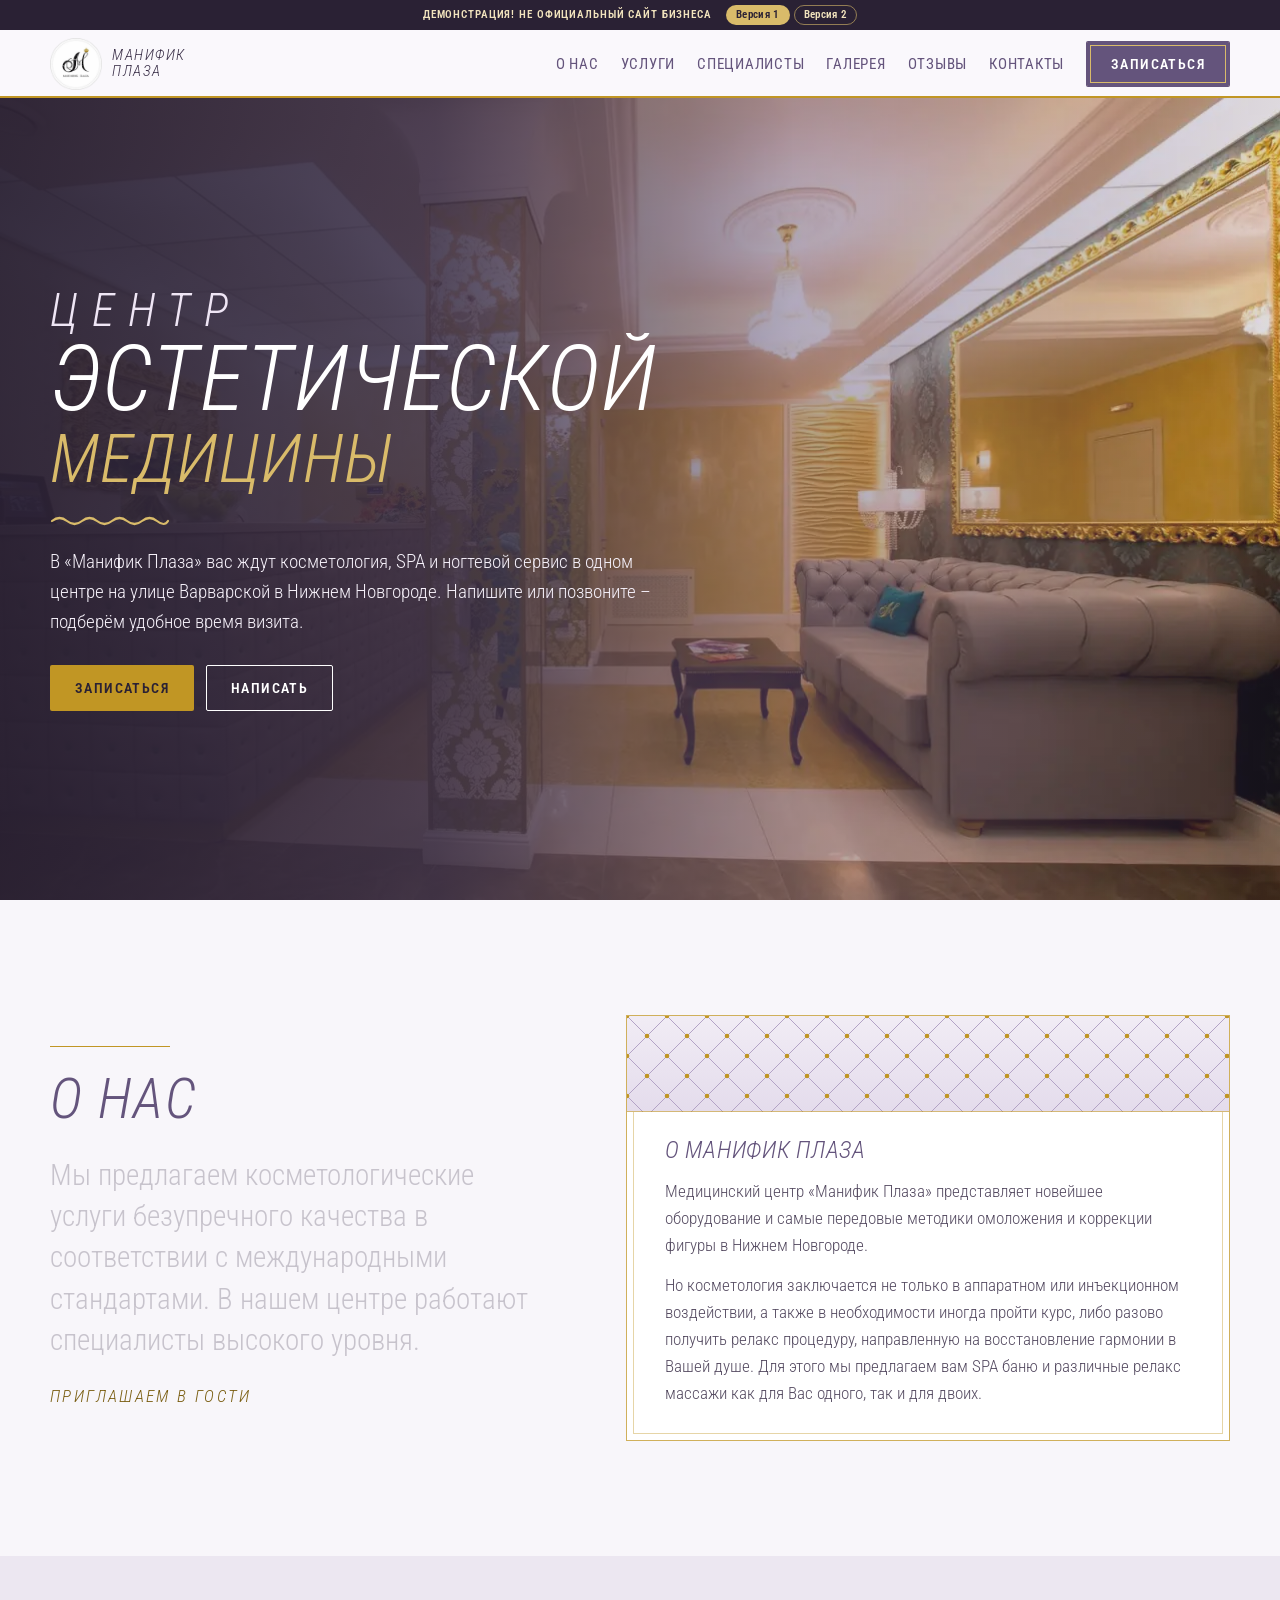
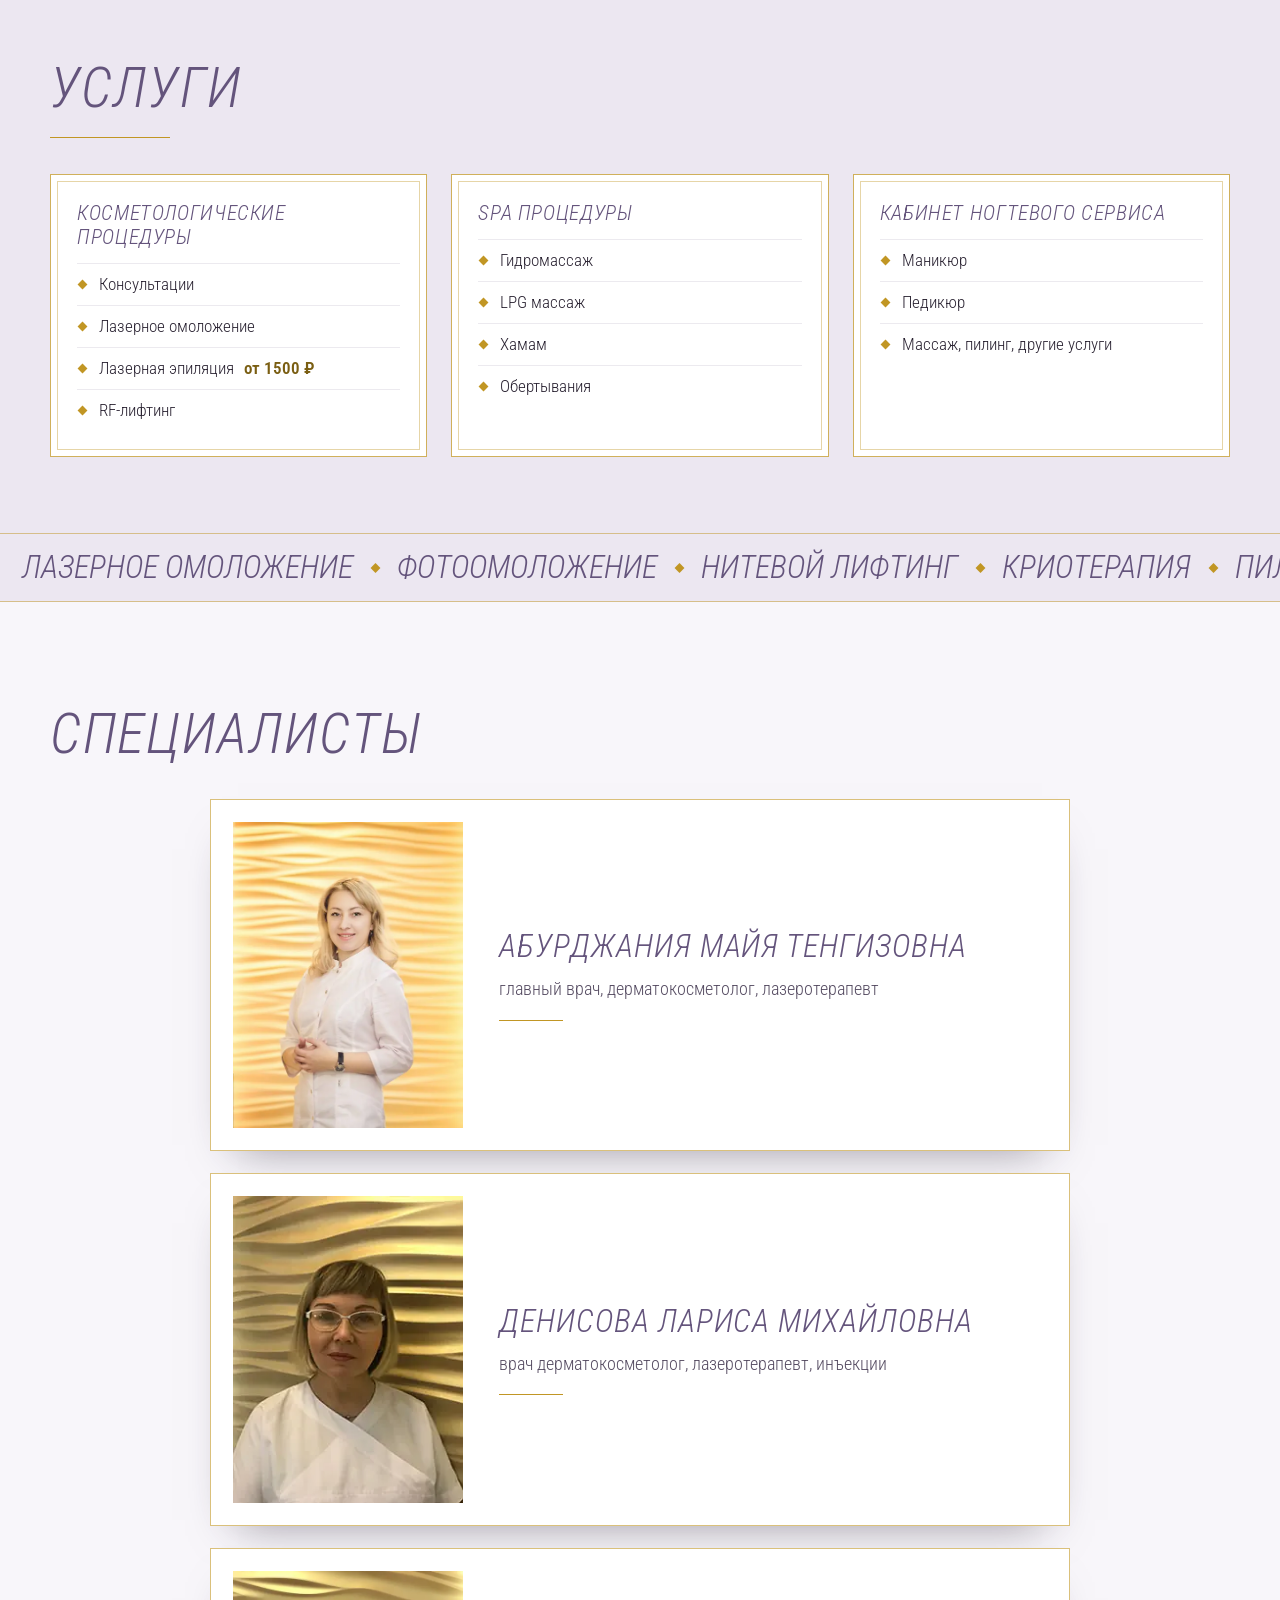
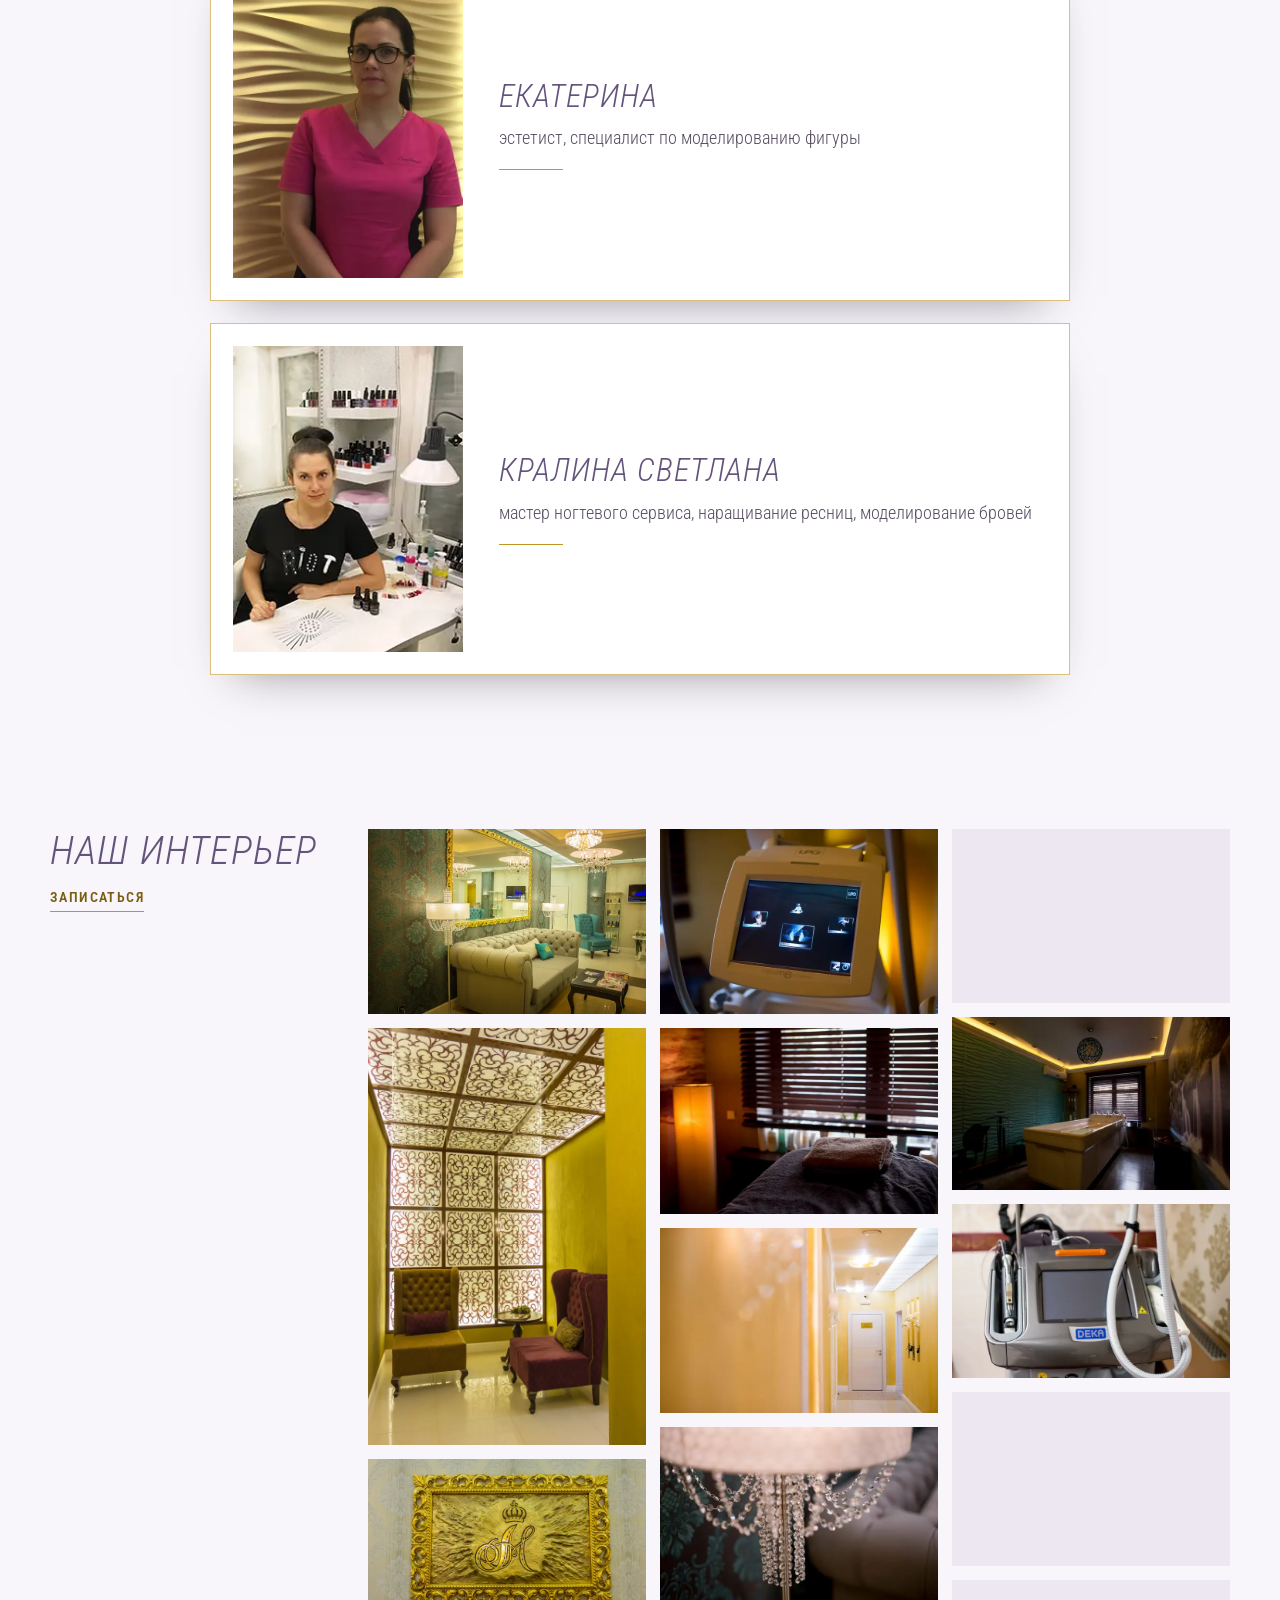
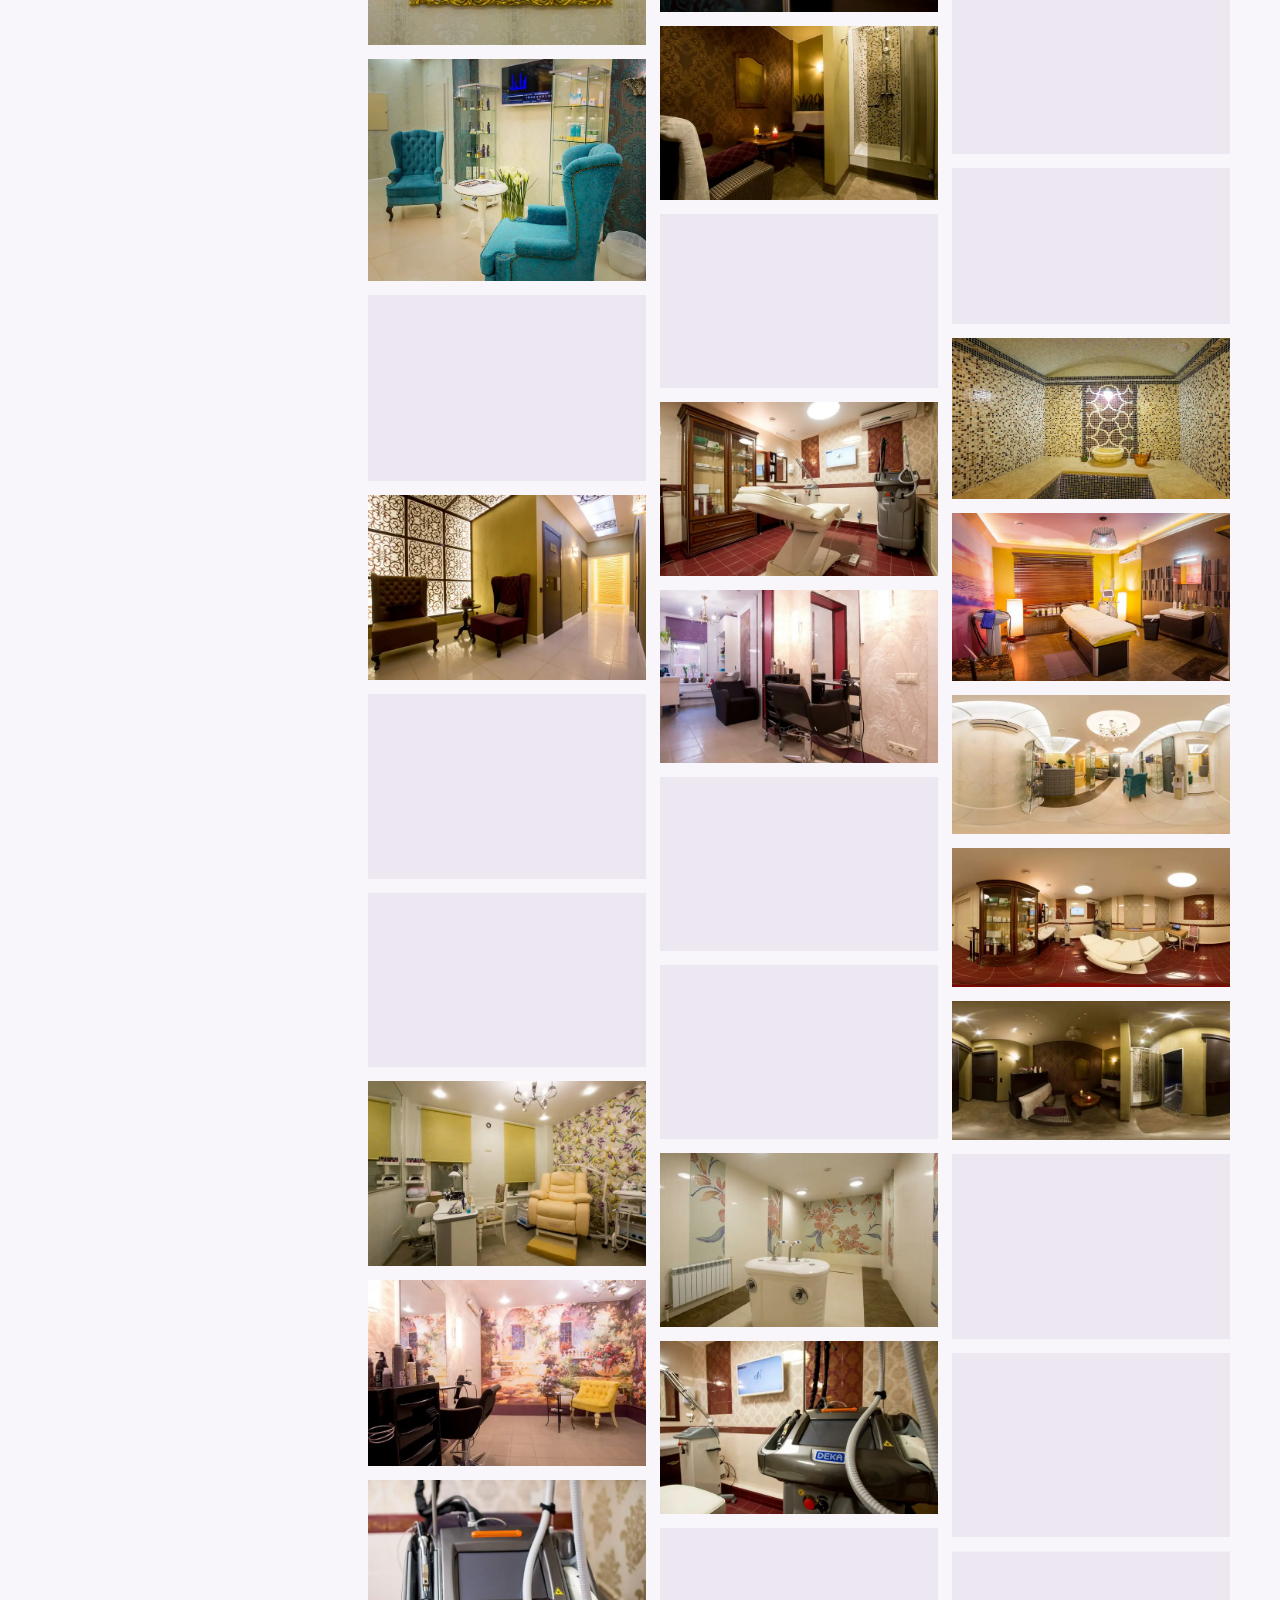
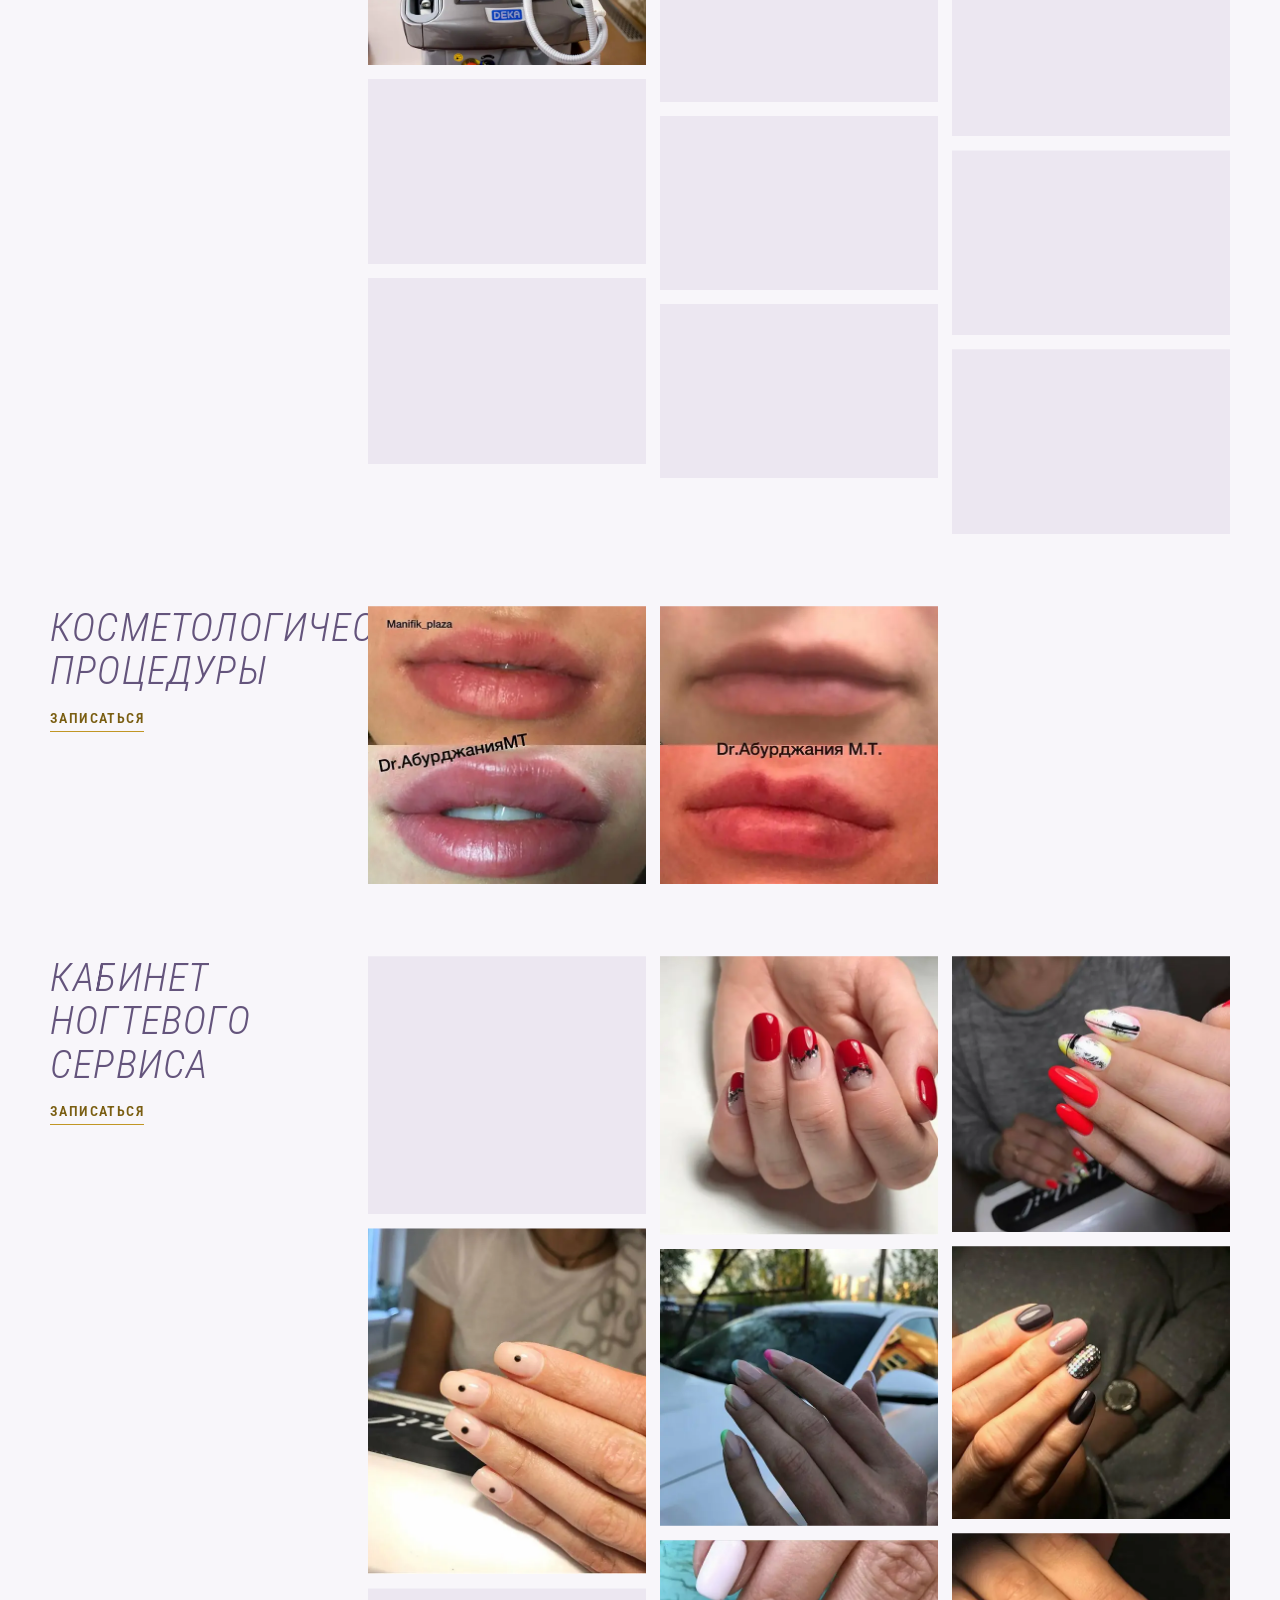
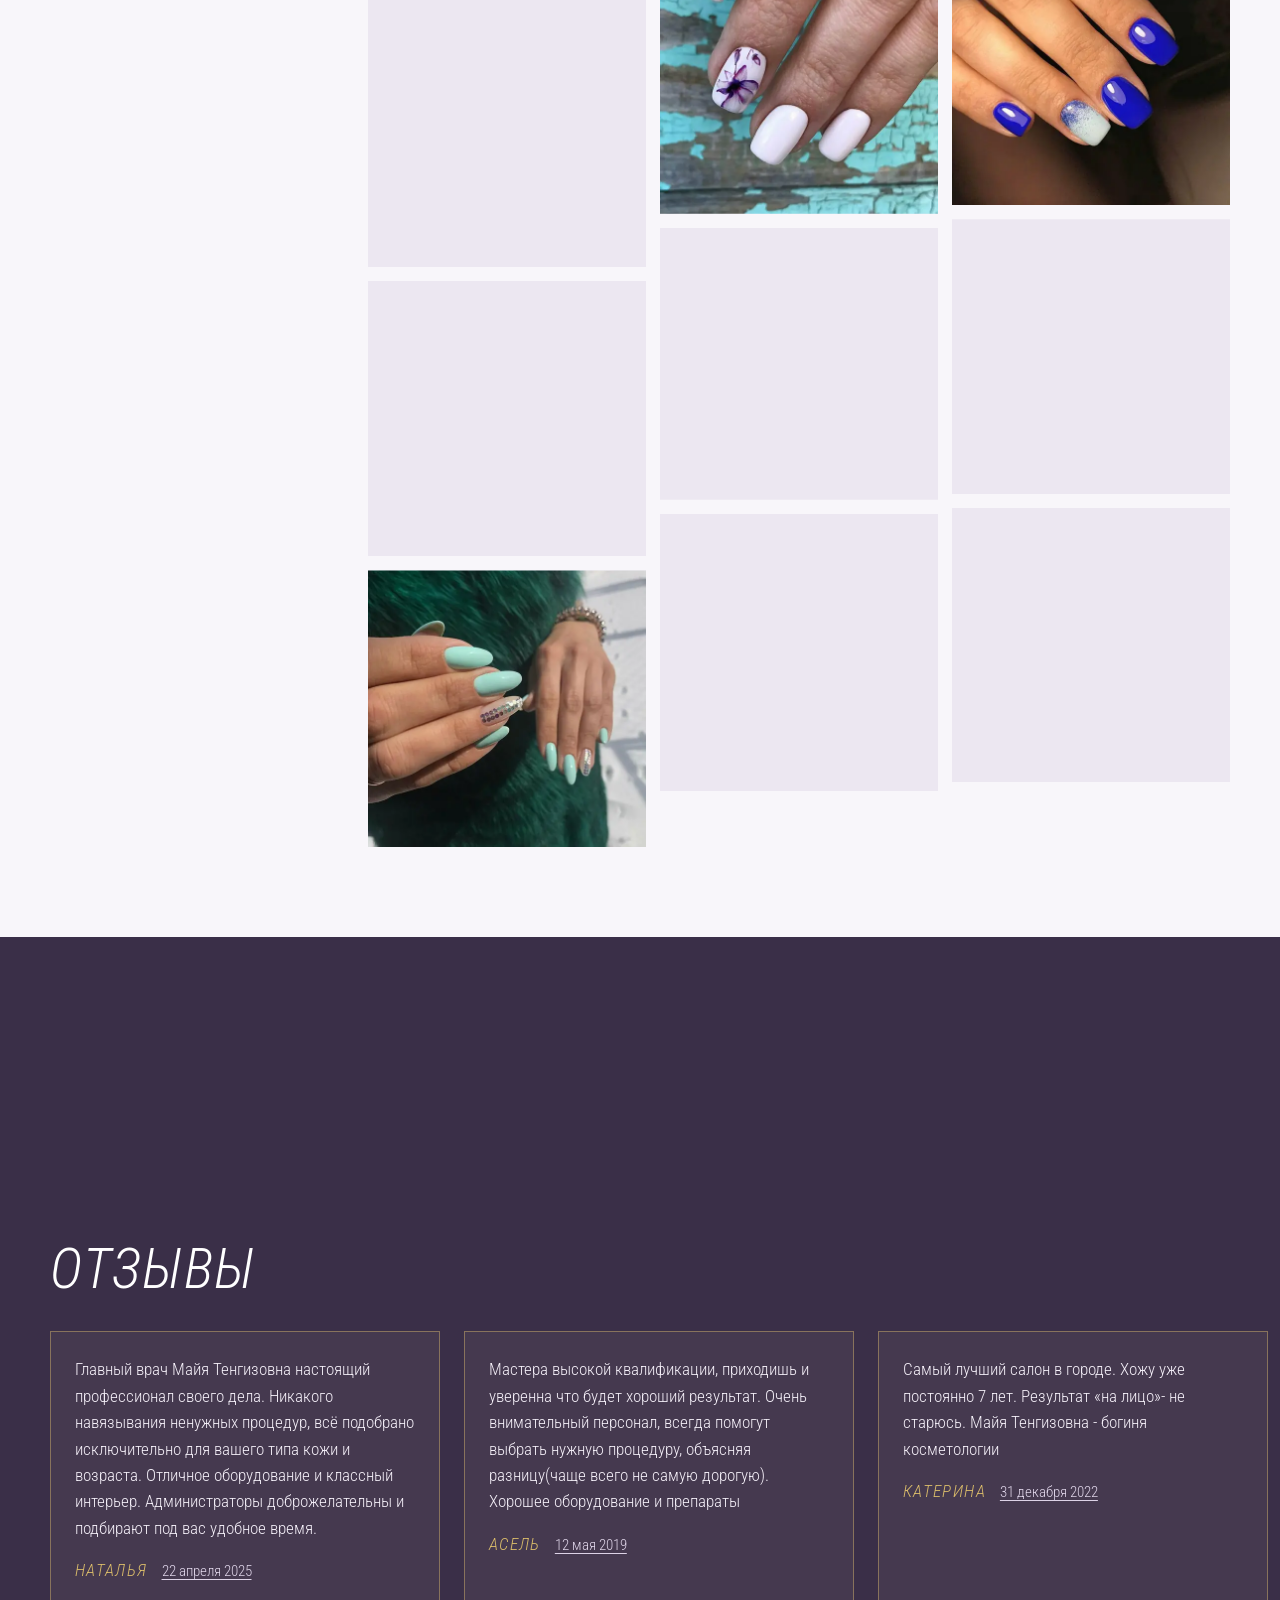
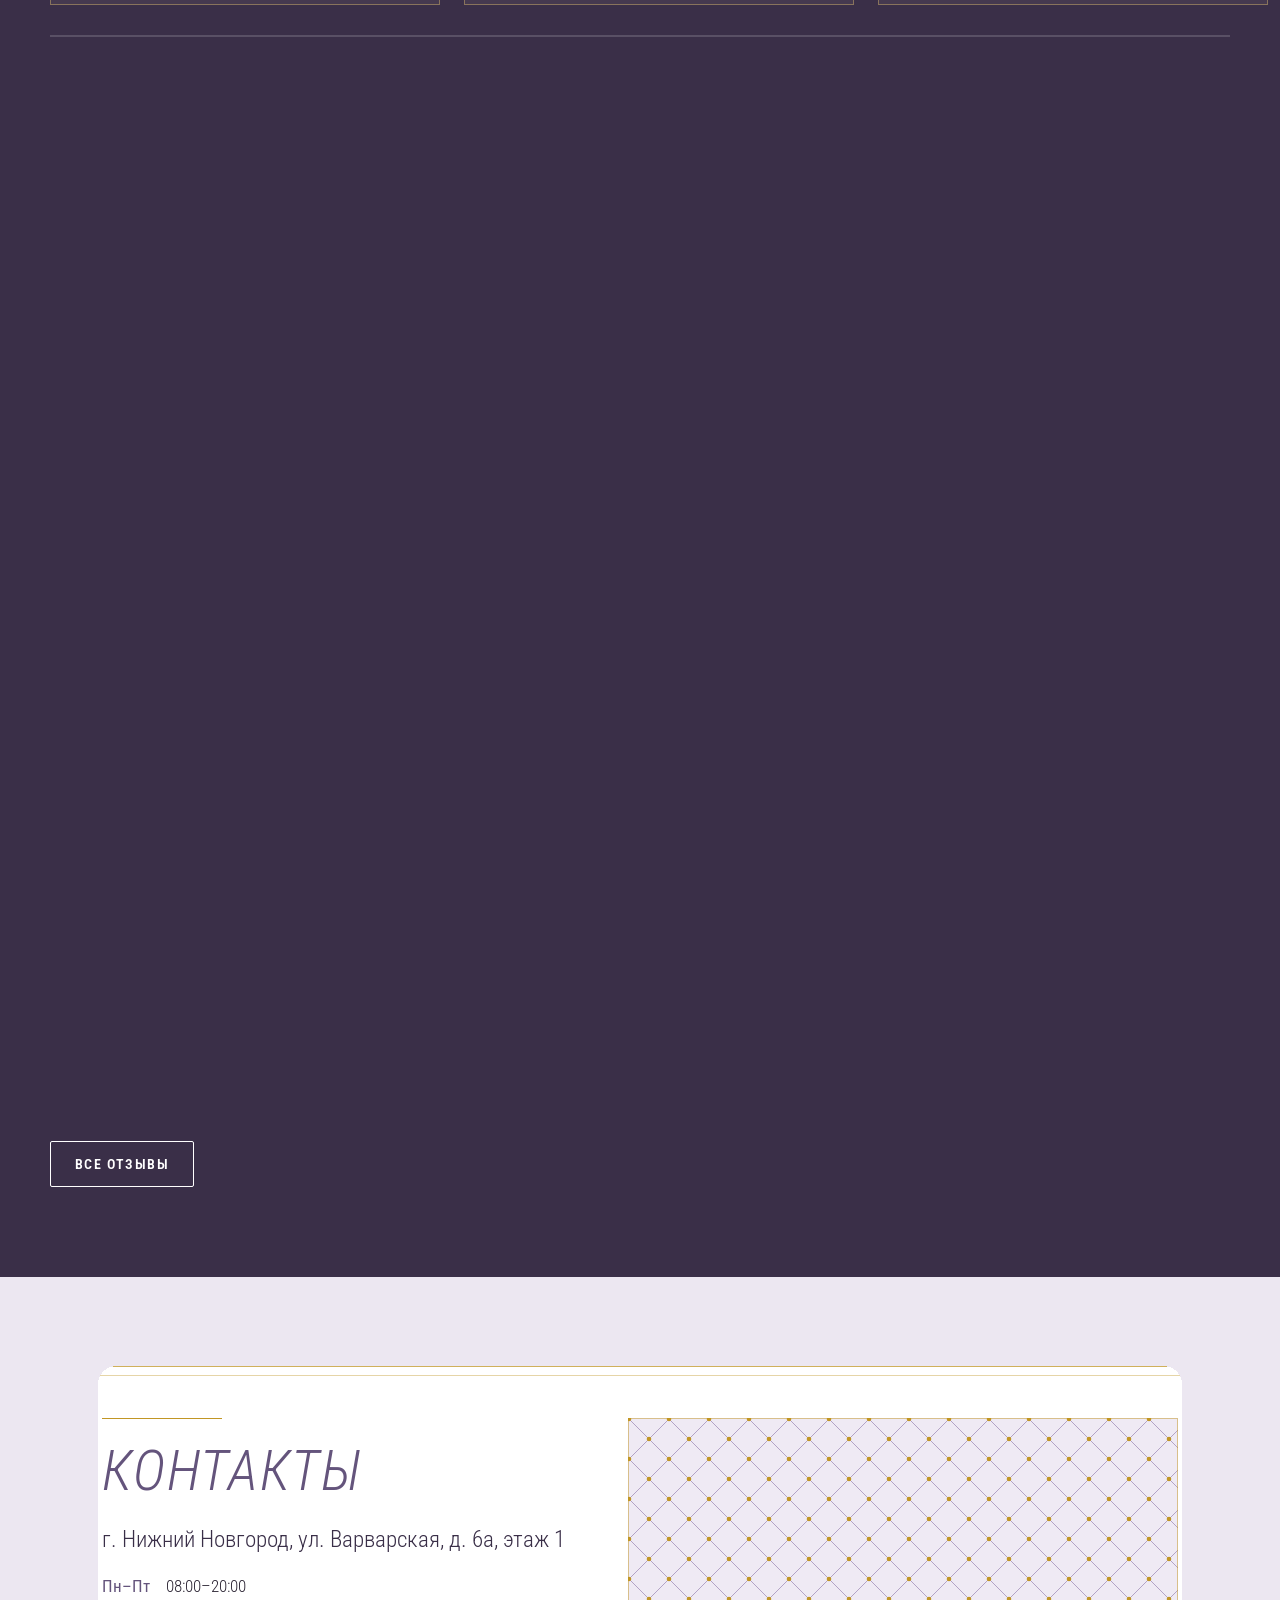
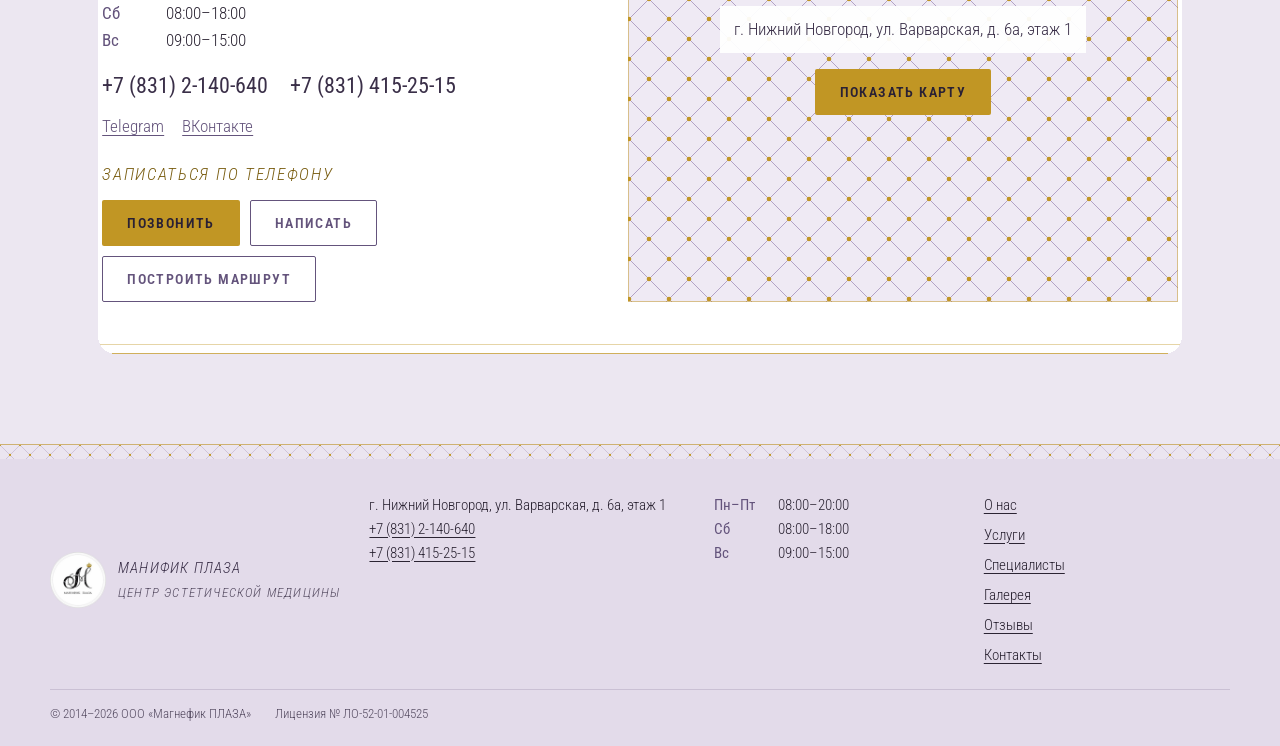
<file: index.html>
<!doctype html>
<html lang="ru">
<head>
<meta charset="utf-8">
<meta name="viewport" content="width=device-width, initial-scale=1.0">
<meta name="robots" content="noindex, nofollow">
<title>Манифик Плаза · SPA-салон в Нижнем Новгороде</title>
<meta name="description" content="«Манифик Плаза» представляет самые передовые косметологические методики, среди которых: лазерное омоложение, биоревитализация, обертывания, пилинг лица, массаж в Нижнем Новгороде">
<meta name="theme-color" content="#3a2f48">

<link rel="icon" sizes="any" href="logos/favicon.ico">
<link rel="icon" type="image/png" sizes="32x32" href="logos/favicon-32x32.png">
<link rel="apple-touch-icon" sizes="180x180" href="logos/apple-touch-icon.png">
<link rel="preload" href="fonts/rc-300i.woff2" as="font" type="font/woff2" crossorigin>
<link rel="preload" href="fonts/rc-400.woff2" as="font" type="font/woff2" crossorigin>
<link rel="stylesheet" href="css/fonts.css">
<link rel="stylesheet" href="css/styles.css">
<script>(function(h){if(window.matchMedia&&matchMedia('(prefers-reduced-motion: no-preference)').matches){h.classList.add('m-on');setTimeout(function(){if(!h.classList.contains('m-ready'))h.classList.remove('m-on')},2500)}})(document.documentElement)</script>
</head>
<body>
<a class="skip" href="#main">К содержанию</a>
<div class="top">
<div class="demo" role="note"><p>ДЕМОНСТРАЦИЯ! НЕ ОФИЦИАЛЬНЫЙ САЙТ БИЗНЕСА</p><nav class="sw" aria-label="Варианты сайта"><span aria-current="page">Версия 1</span><a href="v2/">Версия 2</a></nav></div>
<header class="hdr">
<a class="brand" href="#main" aria-label="Манифик Плаза, наверх"><img src="logos/logo.png" width="240" height="240" alt=""><span>Манифик<br>Плаза</span></a>
<nav class="nav" id="menu" aria-label="Разделы"><ul><li><a href="#o-nas">О нас</a></li><li><a href="#uslugi">Услуги</a></li><li><a href="#spetsialisty">Специалисты</a></li><li><a href="#galereya">Галерея</a></li><li><a href="#otzyvy">Отзывы</a></li><li><a href="#kontakty">Контакты</a></li></ul></nav>
<a class="btn btn-book" href="tel:+78312140640">Записаться</a>
<button class="burger" type="button" aria-expanded="false" aria-controls="menu"><span class="sr">Меню</span><i></i><i></i><i></i></button>
<span class="prog" aria-hidden="true"></span>
</header>
</div>
<div class="top-sp" aria-hidden="true"></div>
<main id="main">
<section class="hero" data-tone="dark" aria-labelledby="hero-h">
<div class="hero-ph" data-anim><img src="img/hero-30.webp" width="1280" height="800" alt="Холл и стойка администратора центра «Манифик Плаза»" fetchpriority="high"></div>
<div class="hero-veil" aria-hidden="true"></div>
<div class="hero-in wrap">
<div class="hero-plate" data-melt>
<h1 id="hero-h" class="h1"><span class="sr">Центр эстетической медицины</span><span aria-hidden="true"><span class="w l1"><span class="wi" style="--d:0ms">Центр</span></span> <span class="w l2"><span class="wi" style="--d:70ms">эстетической</span></span> <span class="w l3"><span class="wi" style="--d:140ms">медицины</span></span></span></h1>
<svg class="wave" viewBox="0 0 120 12" aria-hidden="true"><path d="M2 6 Q 9.5 0 17 6 T 32 6 T 47 6 T 62 6 T 77 6 T 92 6 T 107 6 T 118 6" fill="none" stroke="currentColor" stroke-width="2.2" stroke-linecap="round"/></svg>
<p class="lead">В «Манифик Плаза» вас ждут косметология, SPA и ногтевой сервис в одном центре на улице Варварской в Нижнем Новгороде. Напишите или позвоните – подберём удобное время визита.</p>
<div class="hero-cta"><a class="btn btn-gold" href="tel:+78312140640">Записаться</a><a class="btn btn-line" href="https://t.me/ManifikPlaza" target="_blank" rel="noopener">Написать</a></div>
</div>
</div>
</section>

<section class="about" id="o-nas" data-tone="base" data-lf aria-labelledby="o-nas-h">
<div class="wrap about-g">
<div class="about-a">
<span class="ln" data-rv="line" aria-hidden="true"></span>
<h2 id="o-nas-h" data-split>О нас</h2>
<p class="lit" data-lit data-rv="up">Мы предлагаем косметологические услуги безупречного качества в соответствии с международными стандартами. В нашем центре работают специалисты высокого уровня.</p>
<p class="invite" data-rv="up">Приглашаем в гости</p>
</div>
<div class="about-b frame" data-rv="up">
<span class="quilt" data-rv="orn" aria-hidden="true"></span>
<h3>О Манифик Плаза</h3>
<p>Медицинский центр «Манифик Плаза» представляет новейшее оборудование и самые передовые методики омоложения и коррекции фигуры в Нижнем Новгороде.</p>
<p>Но косметология заключается не только в аппаратном или инъекционном воздействии, а также в необходимости иногда пройти курс, либо разово получить релакс процедуру, направленную на восстановление гармонии в Вашей душе. Для этого мы предлагаем вам SPA баню и различные релакс массажи как для Вас одного, так и для двоих.</p>
</div>
</div>
</section>

<section class="svc" id="uslugi" data-tone="soft" aria-labelledby="uslugi-h">
<div class="wrap">
<h2 id="uslugi-h" data-split>Услуги</h2>
<span class="ln ln-c" data-rv="line" aria-hidden="true"></span>
<div class="svc-g" data-stagger>
<article class="svc-c frame" data-rv="up"><h3>Косметологические процедуры</h3><ul><li>Консультации</li><li>Лазерное омоложение</li><li>Лазерная эпиляция <b class="pr">от 1500 ₽</b></li><li>RF-лифтинг</li></ul></article>
<article class="svc-c frame" data-rv="up"><h3>SPA процедуры</h3><ul><li>Гидромассаж</li><li>LPG массаж</li><li>Хамам</li><li>Обертывания</li></ul></article>
<article class="svc-c frame" data-rv="up"><h3>Кабинет ногтевого сервиса</h3><ul><li>Маникюр</li><li>Педикюр</li><li>Массаж, пилинг, другие услуги</li></ul></article>
</div>
</div>
</section>
<div class="ticker" aria-label="Услуги центра"><ul class="tk-a"><li>Лазерное омоложение</li><li>Фотоомоложение</li><li>Нитевой лифтинг</li><li>Криотерапия</li><li>Пилинги лица</li><li>LPG массаж</li><li>Хамам</li><li>Кавитация</li><li>Прессотерапия</li><li>Душ Шарко</li><li>5D-моделирование</li><li>Маникюр</li><li>Педикюр</li></ul><ul class="tk-b" aria-hidden="true"><li>Лазерное омоложение</li><li>Фотоомоложение</li><li>Нитевой лифтинг</li><li>Криотерапия</li><li>Пилинги лица</li><li>LPG массаж</li><li>Хамам</li><li>Кавитация</li><li>Прессотерапия</li><li>Душ Шарко</li><li>5D-моделирование</li><li>Маникюр</li><li>Педикюр</li></ul></div>

<section class="team" id="spetsialisty" data-tone="base" aria-labelledby="spetsialisty-h">
<div class="wrap">
<h2 id="spetsialisty-h" data-split>Специалисты</h2>
<div class="t-stack"><article class="t-card" style="--k:0">
<figure class="t-ph"><img src="img/team-01-aburdzhania.webp" width="520" height="781" alt="Абурджания Майя Тенгизовна" loading="lazy" decoding="async"></figure>
<div class="t-tx"><h3>Абурджания Майя Тенгизовна</h3><p>главный врач, дерматокосметолог, лазеротерапевт</p></div>
</article><article class="t-card" style="--k:1">
<figure class="t-ph"><img src="img/team-02-denisova.webp" width="235" height="313" alt="Денисова Лариса Михайловна" loading="lazy" decoding="async"></figure>
<div class="t-tx"><h3>Денисова Лариса Михайловна</h3><p>врач дерматокосметолог, лазеротерапевт, инъекции</p></div>
</article><article class="t-card" style="--k:2">
<figure class="t-ph"><img src="img/team-03-sidneva.webp" width="520" height="694" alt="Екатерина" loading="lazy" decoding="async"></figure>
<div class="t-tx"><h3>Екатерина</h3><p>эстетист, специалист по моделированию фигуры</p></div>
</article><article class="t-card" style="--k:3">
<figure class="t-ph"><img src="img/team-04-kralina.webp" width="234" height="363" alt="Кралина Светлана" loading="lazy" decoding="async"></figure>
<div class="t-tx"><h3>Кралина Светлана</h3><p>мастер ногтевого сервиса, наращивание ресниц, моделирование бровей</p></div>
</article></div>
</div>
</section>

<section class="gal" id="galereya" data-tone="base" aria-labelledby="galereya-h">
<div class="wrap">
<div class="g-grp" id="g-int">
<div class="g-cap"><h2 id="galereya-h" data-split>Наш интерьер</h2><a class="g-cta" href="tel:+78312140640">Записаться</a></div>
<div class="g-stream"><figure data-rv="cur"><img src="img/interior-01.webp" width="720" height="480" alt="Интерьер центра «Манифик Плаза»" loading="lazy" decoding="async"></figure><figure class="dk" data-rv="cur"><img src="img/interior-02.webp" width="600" height="900" alt="Интерьер центра «Манифик Плаза»" loading="lazy" decoding="async"></figure><figure class="dk" data-rv="cur"><img src="img/interior-03.webp" width="720" height="480" alt="Интерьер центра «Манифик Плаза»" loading="lazy" decoding="async"></figure><figure class="dk" data-rv="cur"><img src="img/interior-04.webp" width="720" height="577" alt="Интерьер центра «Манифик Плаза»" loading="lazy" decoding="async"></figure><figure class="dk" data-rv="cur"><img src="img/interior-08.webp" width="720" height="480" alt="Интерьер центра «Манифик Плаза»" loading="lazy" decoding="async"></figure><figure class="dk" data-rv="cur"><img src="img/interior-12.webp" width="720" height="480" alt="Интерьер центра «Манифик Плаза»" loading="lazy" decoding="async"></figure><figure class="dk" data-rv="cur"><img src="img/interior-13.webp" width="720" height="480" alt="Интерьер центра «Манифик Плаза»" loading="lazy" decoding="async"></figure><figure data-rv="cur"><img src="img/interior-14.webp" width="720" height="450" alt="Интерьер центра «Манифик Плаза»" loading="lazy" decoding="async"></figure><figure class="dk" data-rv="cur"><img src="img/interior-15.webp" width="720" height="480" alt="Интерьер центра «Манифик Плаза»" loading="lazy" decoding="async"></figure><figure data-rv="cur"><img src="img/interior-16.webp" width="720" height="480" alt="Интерьер центра «Манифик Плаза»" loading="lazy" decoding="async"></figure><figure class="dk" data-rv="cur"><img src="img/interior-17.webp" width="720" height="480" alt="Интерьер центра «Манифик Плаза»" loading="lazy" decoding="async"></figure><figure class="dk" data-rv="cur"><img src="img/interior-18.webp" width="720" height="480" alt="Интерьер центра «Манифик Плаза»" loading="lazy" decoding="async"></figure><figure class="dk" data-rv="cur"><img src="img/interior-19.webp" width="720" height="480" alt="Интерьер центра «Манифик Плаза»" loading="lazy" decoding="async"></figure><figure class="dk" data-rv="cur"><img src="img/interior-20.webp" width="720" height="480" alt="Интерьер центра «Манифик Плаза»" loading="lazy" decoding="async"></figure><figure class="dk" data-rv="cur"><img src="img/interior-21.webp" width="720" height="480" alt="Интерьер центра «Манифик Плаза»" loading="lazy" decoding="async"></figure><figure class="dk" data-rv="cur"><img src="img/interior-22.webp" width="720" height="480" alt="Интерьер центра «Манифик Плаза»" loading="lazy" decoding="async"></figure><figure class="dk" data-rv="cur"><img src="img/interior-23.webp" width="720" height="480" alt="Интерьер центра «Манифик Плаза»" loading="lazy" decoding="async"></figure><figure class="dk" data-rv="cur"><img src="img/interior-25.webp" width="720" height="450" alt="Интерьер центра «Манифик Плаза»" loading="lazy" decoding="async"></figure><figure data-rv="cur"><img src="img/interior-26.webp" width="720" height="450" alt="Интерьер центра «Манифик Плаза»" loading="lazy" decoding="async"></figure><figure class="dk" data-rv="cur"><img src="img/interior-27.webp" width="720" height="450" alt="Интерьер центра «Манифик Плаза»" loading="lazy" decoding="async"></figure><figure class="dk" data-rv="cur"><img src="img/interior-28.webp" width="720" height="450" alt="Интерьер центра «Манифик Плаза»" loading="lazy" decoding="async"></figure><figure class="dk" data-rv="cur"><img src="img/interior-29.webp" width="720" height="450" alt="Интерьер центра «Манифик Плаза»" loading="lazy" decoding="async"></figure><figure class="dk" data-rv="cur"><img src="img/interior-31.webp" width="720" height="450" alt="Интерьер центра «Манифик Плаза»" loading="lazy" decoding="async"></figure><figure class="dk" data-rv="cur"><img src="img/interior-32.webp" width="720" height="450" alt="Интерьер центра «Манифик Плаза»" loading="lazy" decoding="async"></figure><figure data-rv="cur"><img src="img/interior-33.webp" width="720" height="450" alt="Интерьер центра «Манифик Плаза»" loading="lazy" decoding="async"></figure><figure class="dk" data-rv="cur"><img src="img/interior-36.webp" width="720" height="450" alt="Интерьер центра «Манифик Плаза»" loading="lazy" decoding="async"></figure><figure data-rv="cur"><img src="img/interior-37.webp" width="720" height="450" alt="Интерьер центра «Манифик Плаза»" loading="lazy" decoding="async"></figure><figure class="dk" data-rv="cur"><img src="img/interior-38.webp" width="720" height="450" alt="Интерьер центра «Манифик Плаза»" loading="lazy" decoding="async"></figure><figure data-rv="cur"><img src="img/interior-40.webp" width="720" height="450" alt="Интерьер центра «Манифик Плаза»" loading="lazy" decoding="async"></figure><figure class="dk" data-rv="cur"><img src="img/interior-42.webp" width="720" height="450" alt="Интерьер центра «Манифик Плаза»" loading="lazy" decoding="async"></figure><figure class="dk" data-rv="cur"><img src="img/interior-43.webp" width="720" height="450" alt="Интерьер центра «Манифик Плаза»" loading="lazy" decoding="async"></figure><figure class="dk" data-rv="cur"><img src="img/interior-44.webp" width="720" height="450" alt="Интерьер центра «Манифик Плаза»" loading="lazy" decoding="async"></figure><figure data-rv="cur"><img src="img/interior-45.webp" width="720" height="450" alt="Интерьер центра «Манифик Плаза»" loading="lazy" decoding="async"></figure><figure class="dk" data-rv="cur"><img src="img/interior-05.webp" width="720" height="406" alt="Интерьер центра «Манифик Плаза»" loading="lazy" decoding="async"></figure><figure class="dk" data-rv="cur"><img src="img/interior-06.webp" width="720" height="417" alt="Интерьер центра «Манифик Плаза»" loading="lazy" decoding="async"></figure><figure class="dk" data-rv="cur"><img src="img/interior-07.webp" width="720" height="433" alt="Интерьер центра «Манифик Плаза»" loading="lazy" decoding="async"></figure><figure class="dk" data-rv="cur"><img src="img/interior-09.webp" width="720" height="360" alt="Интерьер центра «Манифик Плаза»" loading="lazy" decoding="async"></figure><figure class="dk" data-rv="cur"><img src="img/interior-10.webp" width="720" height="360" alt="Интерьер центра «Манифик Плаза»" loading="lazy" decoding="async"></figure><figure class="dk" data-rv="cur"><img src="img/interior-11.webp" width="720" height="360" alt="Интерьер центра «Манифик Плаза»" loading="lazy" decoding="async"></figure><figure class="dk" data-rv="cur"><img src="img/interior-24.webp" width="720" height="479" alt="Интерьер центра «Манифик Плаза»" loading="lazy" decoding="async"></figure><figure class="dk" data-rv="cur"><img src="img/interior-34.webp" width="720" height="479" alt="Интерьер центра «Манифик Плаза»" loading="lazy" decoding="async"></figure><figure class="dk" data-rv="cur"><img src="img/interior-35.webp" width="720" height="479" alt="Интерьер центра «Манифик Плаза»" loading="lazy" decoding="async"></figure><figure class="dk" data-rv="cur"><img src="img/interior-39.webp" width="720" height="479" alt="Интерьер центра «Манифик Плаза»" loading="lazy" decoding="async"></figure><figure class="dk" data-rv="cur"><img src="img/interior-41.webp" width="720" height="479" alt="Интерьер центра «Манифик Плаза»" loading="lazy" decoding="async"></figure></div>
</div>
<div class="g-grp" id="g-kos">
<div class="g-cap"><h3 class="h2like" data-split>Косметологические процедуры</h3><a class="g-cta" href="tel:+78312140640">Записаться</a></div>
<div class="g-stream"><figure data-rv="cur"><img src="img/work-01.webp" width="560" height="560" alt="Работа врача-косметолога" loading="lazy" decoding="async"></figure><figure data-rv="cur"><img src="img/work-02.webp" width="560" height="560" alt="Работа врача-косметолога" loading="lazy" decoding="async"></figure></div>
</div>
<div class="g-grp" id="g-nail">
<div class="g-cap"><h3 class="h2like" data-split>Кабинет ногтевого сервиса</h3><a class="g-cta" href="tel:+78312140640">Записаться</a></div>
<div class="g-stream"><figure data-rv="cur"><img src="img/work-04.webp" width="560" height="520" alt="Маникюр, работа мастера" loading="lazy" decoding="async"></figure><figure class="dk" data-rv="cur"><img src="img/work-05.webp" width="560" height="697" alt="Маникюр, работа мастера" loading="lazy" decoding="async"></figure><figure class="dk" data-rv="cur"><img src="img/work-06.webp" width="560" height="561" alt="Маникюр, работа мастера" loading="lazy" decoding="async"></figure><figure class="dk" data-rv="cur"><img src="img/work-07.webp" width="560" height="555" alt="Маникюр, работа мастера" loading="lazy" decoding="async"></figure><figure class="dk" data-rv="cur"><img src="img/work-08.webp" width="560" height="558" alt="Маникюр, работа мастера" loading="lazy" decoding="async"></figure><figure class="dk" data-rv="cur"><img src="img/work-09.webp" width="560" height="561" alt="Маникюр, работа мастера" loading="lazy" decoding="async"></figure><figure class="dk" data-rv="cur"><img src="img/work-10.webp" width="560" height="558" alt="Маникюр, работа мастера" loading="lazy" decoding="async"></figure><figure data-rv="cur"><img src="img/work-11.webp" width="560" height="552" alt="Маникюр, работа мастера" loading="lazy" decoding="async"></figure><figure data-rv="cur"><img src="img/work-12.webp" width="560" height="548" alt="Маникюр, работа мастера" loading="lazy" decoding="async"></figure><figure class="dk" data-rv="cur"><img src="img/work-13.webp" width="560" height="559" alt="Маникюр, работа мастера" loading="lazy" decoding="async"></figure><figure class="dk" data-rv="cur"><img src="img/work-14.webp" width="560" height="556" alt="Маникюр, работа мастера" loading="lazy" decoding="async"></figure><figure class="dk" data-rv="cur"><img src="img/work-15.webp" width="560" height="550" alt="Маникюр, работа мастера" loading="lazy" decoding="async"></figure><figure data-rv="cur"><img src="img/work-16.webp" width="560" height="548" alt="Маникюр, работа мастера" loading="lazy" decoding="async"></figure><figure class="dk" data-rv="cur"><img src="img/work-17.webp" width="560" height="553" alt="Маникюр, работа мастера" loading="lazy" decoding="async"></figure><figure class="dk" data-rv="cur"><img src="img/work-18.webp" width="560" height="553" alt="Маникюр, работа мастера" loading="lazy" decoding="async"></figure></div>
</div>
</div>
</section>

<section class="revs" id="otzyvy" data-tone="dark" aria-labelledby="otzyvy-h">
<div class="lane" data-lane>
<div class="lane-pin">
<div class="wrap"><h2 id="otzyvy-h" data-split>Отзывы</h2></div>
<div class="lane-view"><div class="lane-track"><figure class="rv-card" data-rv="up"><blockquote><p>Главный врач Майя Тенгизовна настоящий профессионал своего дела. Никакого навязывания ненужных процедур, всё подобрано исключительно для вашего типа кожи и возраста. Отличное оборудование и классный интерьер. Администраторы доброжелательны и подбирают под вас удобное время.</p></blockquote>
<figcaption><span class="rv-n">Наталья</span> <a class="rv-d" href="https://yandex.ru/maps/org/manifik_plaza/1353815299/reviews/" target="_blank" rel="noopener">22 апреля 2025</a></figcaption></figure><figure class="rv-card" data-rv="up"><blockquote><p>Мастера высокой квалификации, приходишь и уверенна что будет хороший результат. Очень внимательный персонал, всегда помогут выбрать нужную процедуру, объясняя разницу(чаще всего не самую дорогую). Хорошее оборудование и препараты</p></blockquote>
<figcaption><span class="rv-n">Асель</span> <a class="rv-d" href="https://yandex.ru/maps/org/manifik_plaza/1353815299/reviews/" target="_blank" rel="noopener">12 мая 2019</a></figcaption></figure><figure class="rv-card" data-rv="up"><blockquote><p>Самый лучший салон в городе. Хожу уже постоянно 7 лет. Результат «на лицо»- не старюсь. Майя Тенгизовна - богиня косметологии</p></blockquote>
<figcaption><span class="rv-n">Катерина</span> <a class="rv-d" href="https://yandex.ru/maps/org/manifik_plaza/1353815299/reviews/" target="_blank" rel="noopener">31 декабря 2022</a></figcaption></figure><figure class="rv-card" data-rv="up"><blockquote><p>Очень рекомендую этот салон, главный врач - Майя Тенгизовна, профессионал в своем деле, поняла с первого посещения, хожу теперь только к ней. Очень нравится Екатерина, специалист по коррекции фигуры, очень приятная девушка, опытная, сразу видит, что нужно.</p></blockquote>
<figcaption><span class="rv-n">Виктория</span> <a class="rv-d" href="https://yandex.ru/maps/org/manifik_plaza/1353815299/reviews/" target="_blank" rel="noopener">20 декабря 2022</a></figcaption></figure><figure class="rv-card dk" data-rv="up"><blockquote><p>Была с сыном 17 лет на приеме у Майи Тенгизовны. Сын в восторге. Доктор проявила искреннее участие в проблеме сына, все доходчиво объяснила, успокоила и дала очень ценные рекомендации. Спасибо большое!</p></blockquote>
<figcaption><span class="rv-n">Ольга</span> <a class="rv-d" href="https://yandex.ru/maps/org/manifik_plaza/1353815299/reviews/" target="_blank" rel="noopener">1 мая 2023</a></figcaption></figure></div></div>
<div class="wrap"><span class="lane-prog" aria-hidden="true"><i></i></span></div>
</div>
</div>
<div class="wrap rv-all"><a class="btn btn-line" href="https://yandex.ru/maps/org/manifik_plaza/1353815299/reviews/" target="_blank" rel="noopener">Все отзывы</a></div>
</section>

<section class="contacts" id="kontakty" data-tone="soft" data-lf aria-labelledby="kontakty-h">
<div class="final frame" data-final>
<div class="c-tx">
<span class="ln" data-rv="line" aria-hidden="true"></span>
<h2 id="kontakty-h" data-split>Контакты</h2>
<p class="c-addr" data-rv="up">г. Нижний Новгород, ул. Варварская, д. 6а, этаж 1</p>
<dl class="hrs"><div><dt>Пн–Пт</dt><dd>08:00–20:00</dd></div><div><dt>Сб</dt><dd>08:00–18:00</dd></div><div><dt>Вс</dt><dd>09:00–15:00</dd></div></dl>
<p class="c-tel"><a href="tel:+78312140640">+7 (831) 2-140-640</a><a href="tel:+78314152515">+7 (831) 415-25-15</a></p>
<p class="c-msg"><a href="https://t.me/ManifikPlaza" target="_blank" rel="noopener">Telegram</a><a href="https://vk.ru/manifikplaza" target="_blank" rel="noopener">ВКонтакте</a></p>
<p class="c-book">Записаться по телефону</p>
<div class="c-cta"><a class="btn btn-gold" href="tel:+78312140640">Позвонить</a><a class="btn btn-line" href="https://t.me/ManifikPlaza" target="_blank" rel="noopener">Написать</a><a class="btn btn-line" href="https://yandex.ru/maps/?rtext=~56.325376%2C44.008968&rtt=auto" target="_blank" rel="noopener">Построить маршрут</a></div>
</div>
<div class="map"><div class="map-ph"><p>г. Нижний Новгород, ул. Варварская, д. 6а, этаж 1</p><button class="btn btn-gold" type="button" data-map="https://yandex.ru/map-widget/v1/?um=constructor%3Ae909b2cbb85311d113ab6ae91a7d06754c5f35f4e09a28a082c94c16f4f5bd43&amp;source=constructor" data-title="Карта: Манифик Плаза, ул. Варварская, 6а">Показать карту</button></div></div>
</div>
</section>
</main>
<footer class="foot">
<div class="wrap foot-g">
<div class="f-brand"><img src="logos/logo.png" width="240" height="240" alt="" loading="lazy"><p>Манифик Плаза<br><span>Центр эстетической медицины</span></p></div>
<div><p>г. Нижний Новгород, ул. Варварская, д. 6а, этаж 1</p><p><a href="tel:+78312140640">+7 (831) 2-140-640</a><br><a href="tel:+78314152515">+7 (831) 415-25-15</a></p></div>
<div><dl class="hrs f-hrs"><div><dt>Пн–Пт</dt><dd>08:00–20:00</dd></div><div><dt>Сб</dt><dd>08:00–18:00</dd></div><div><dt>Вс</dt><dd>09:00–15:00</dd></div></dl></div>
<nav aria-label="Разделы в подвале"><ul><li><a href="#o-nas">О нас</a></li><li><a href="#uslugi">Услуги</a></li><li><a href="#spetsialisty">Специалисты</a></li><li><a href="#galereya">Галерея</a></li><li><a href="#otzyvy">Отзывы</a></li><li><a href="#kontakty">Контакты</a></li></ul></nav>
</div>
<div class="wrap f-legal"><p>© 2014–2026 ООО «Магнефик ПЛАЗА»</p><p>Лицензия № ЛО-52-01-004525</p></div>
</footer>
<script src="js/motion.js" defer></script>
</body>
</html>
</file>
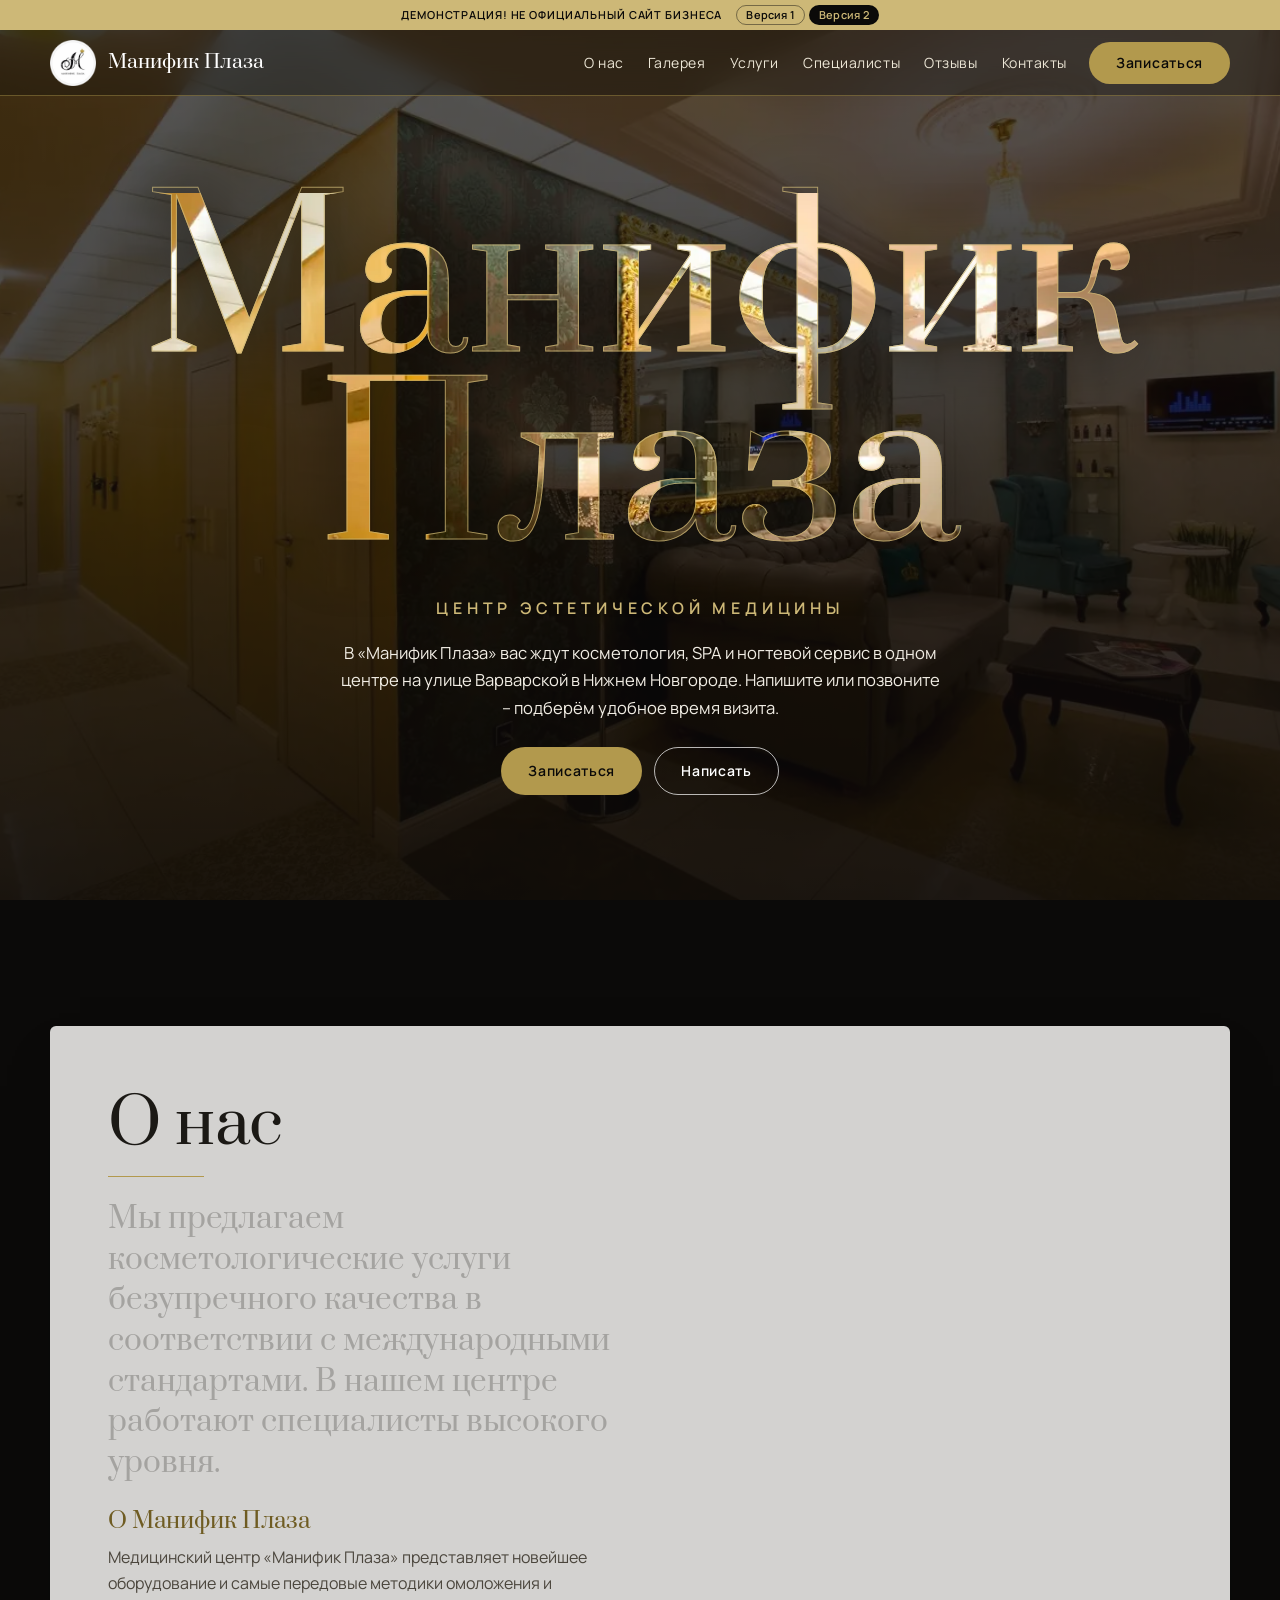
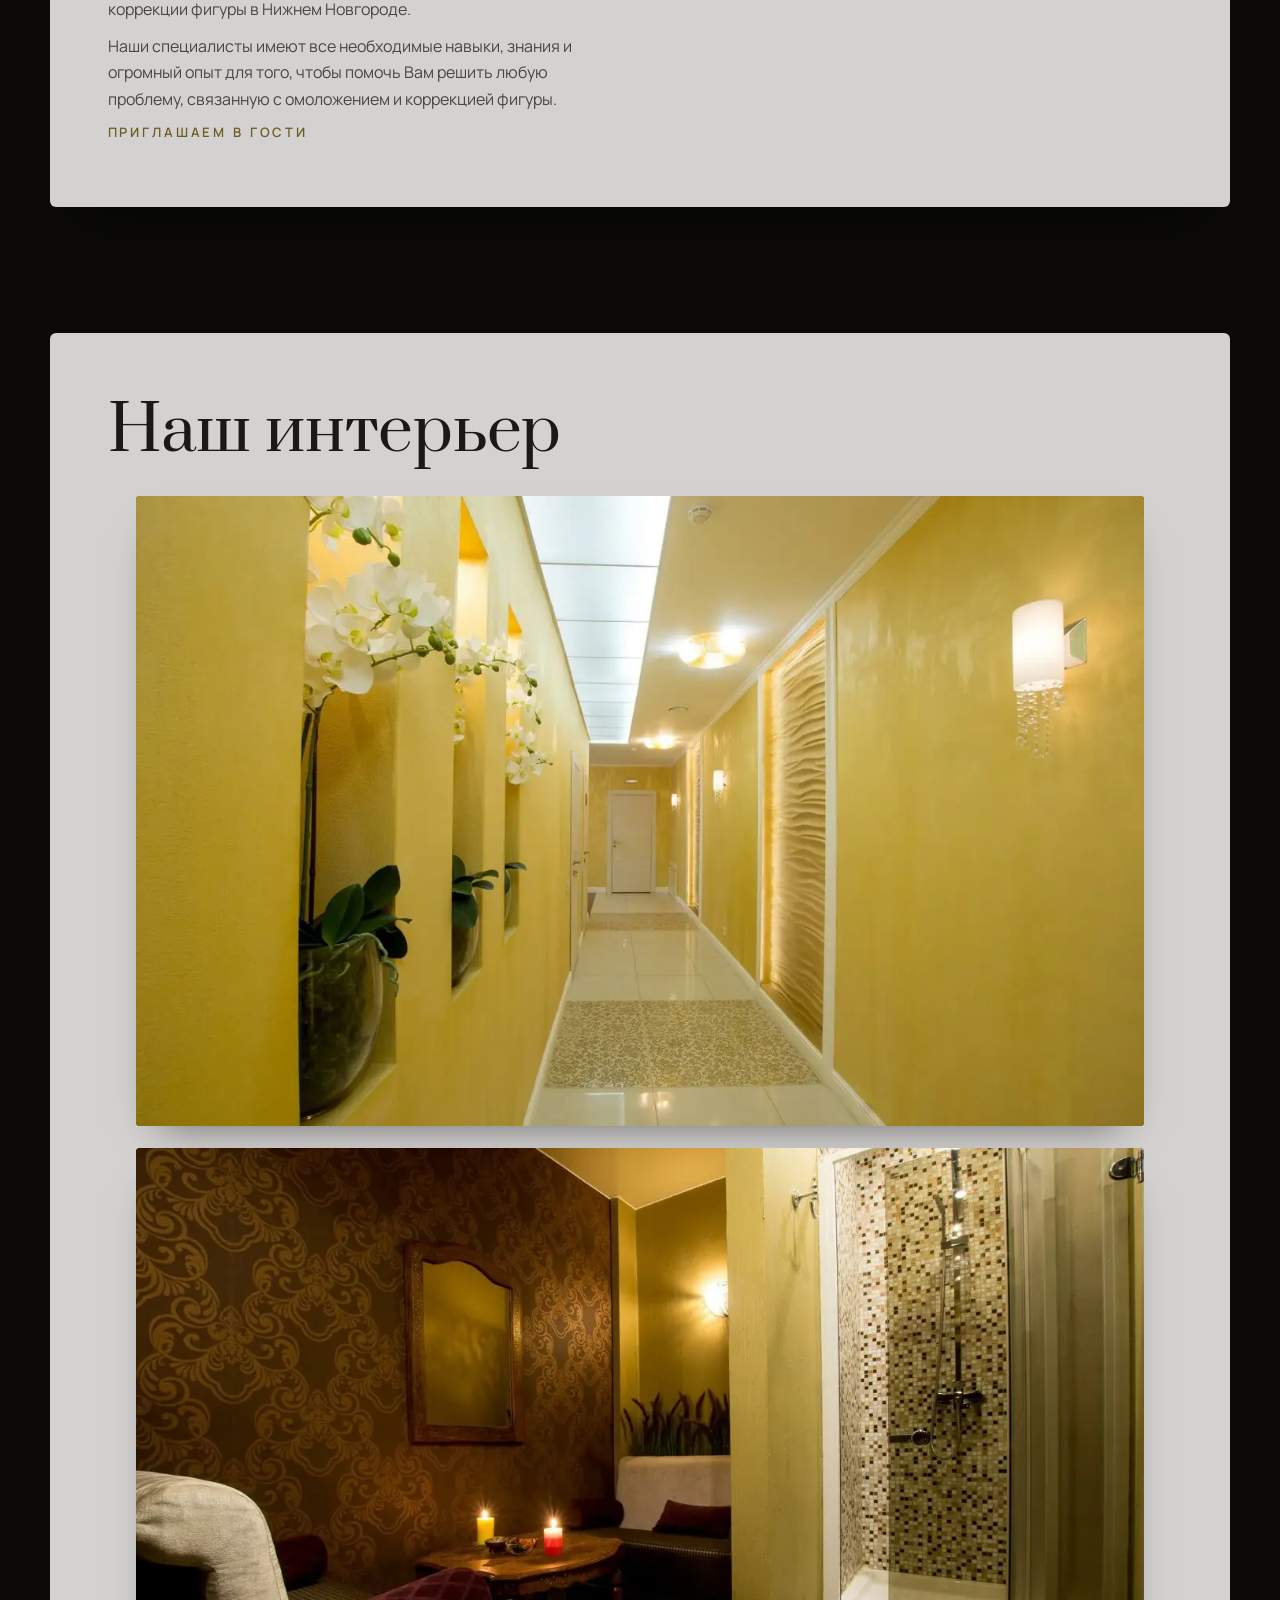
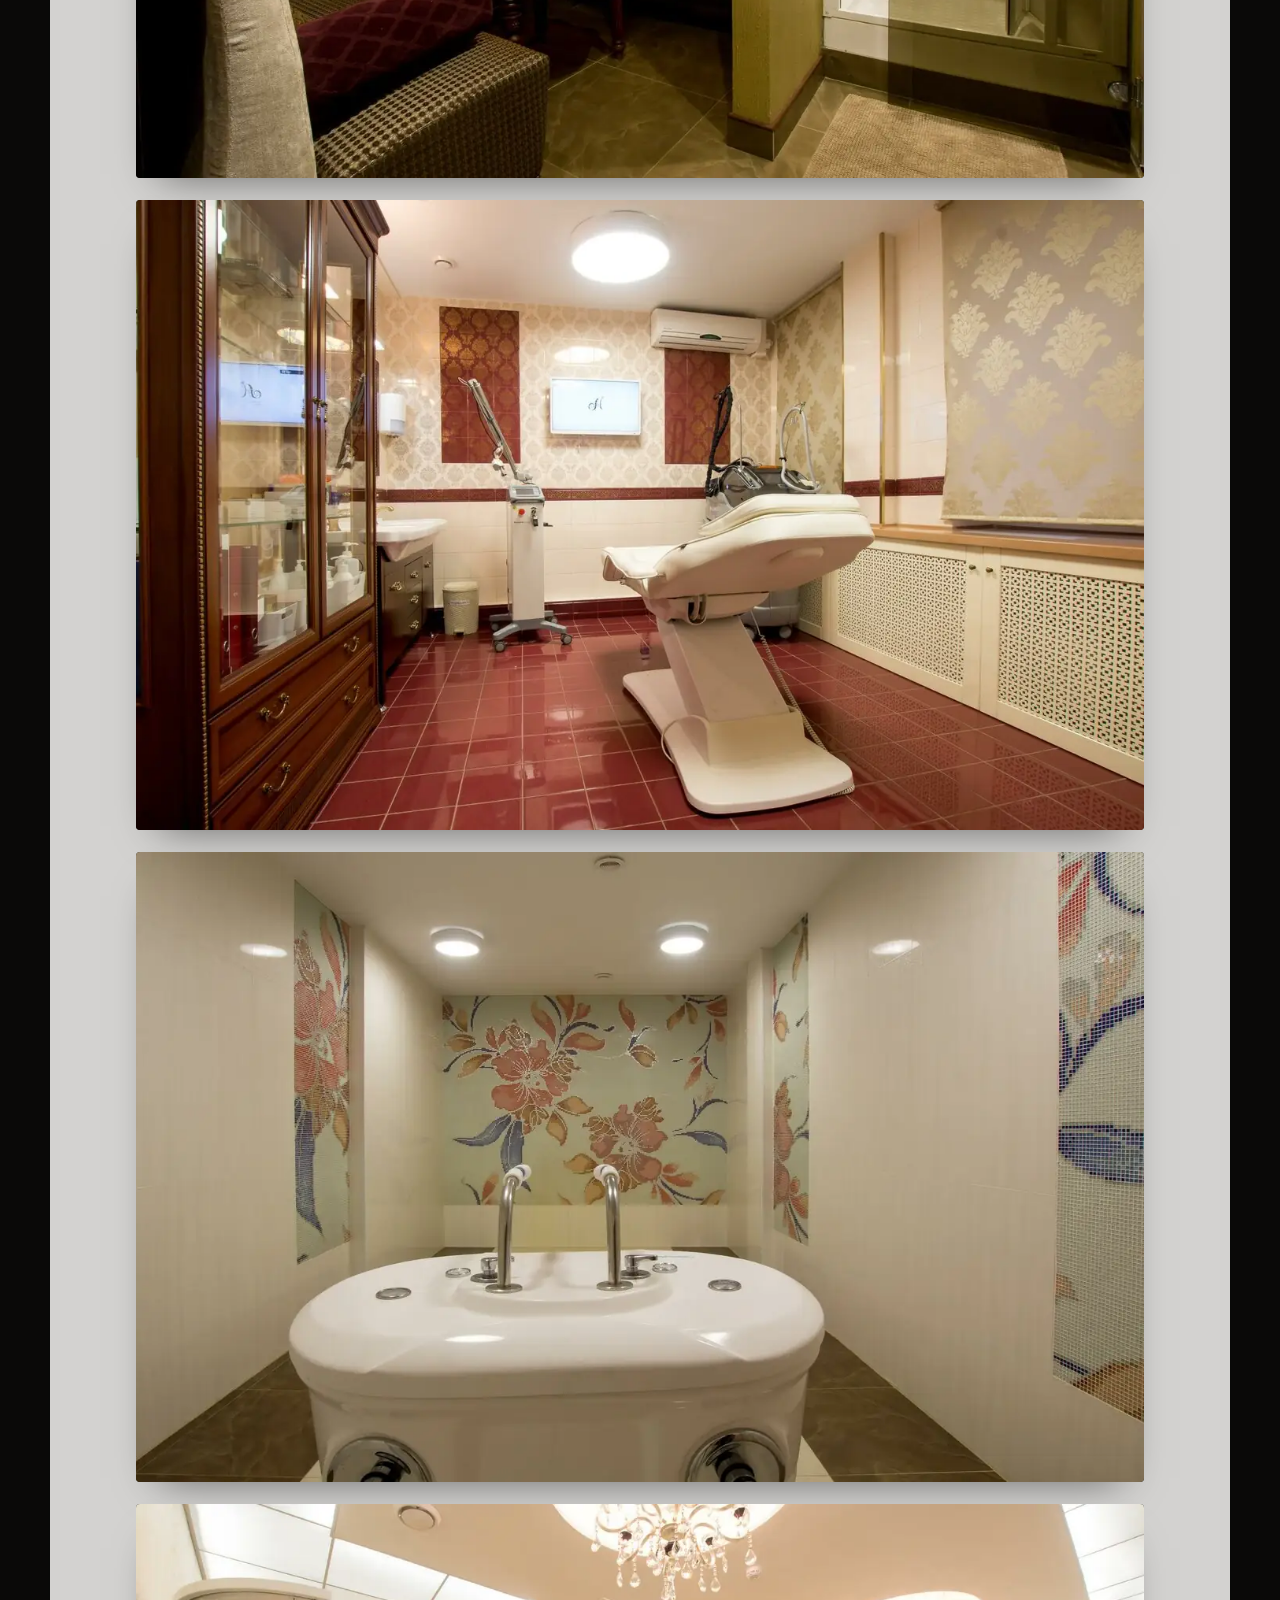
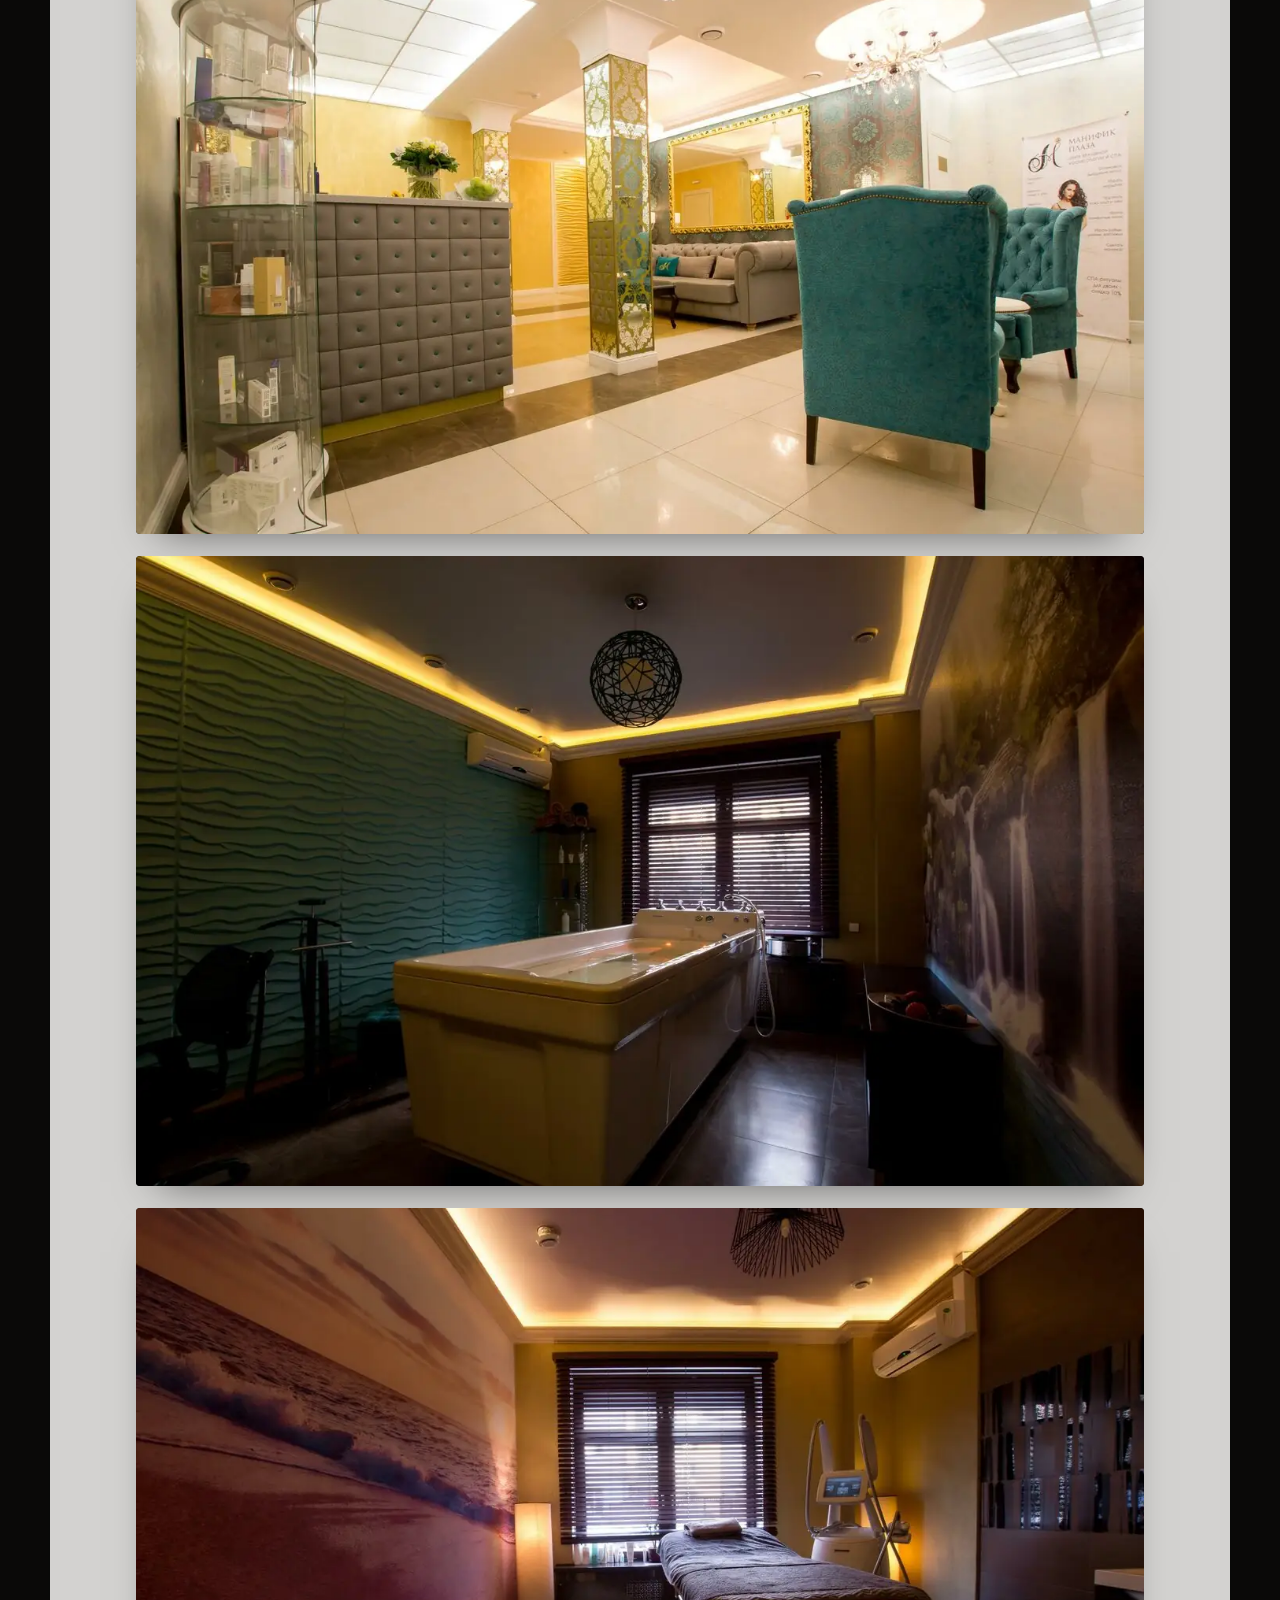
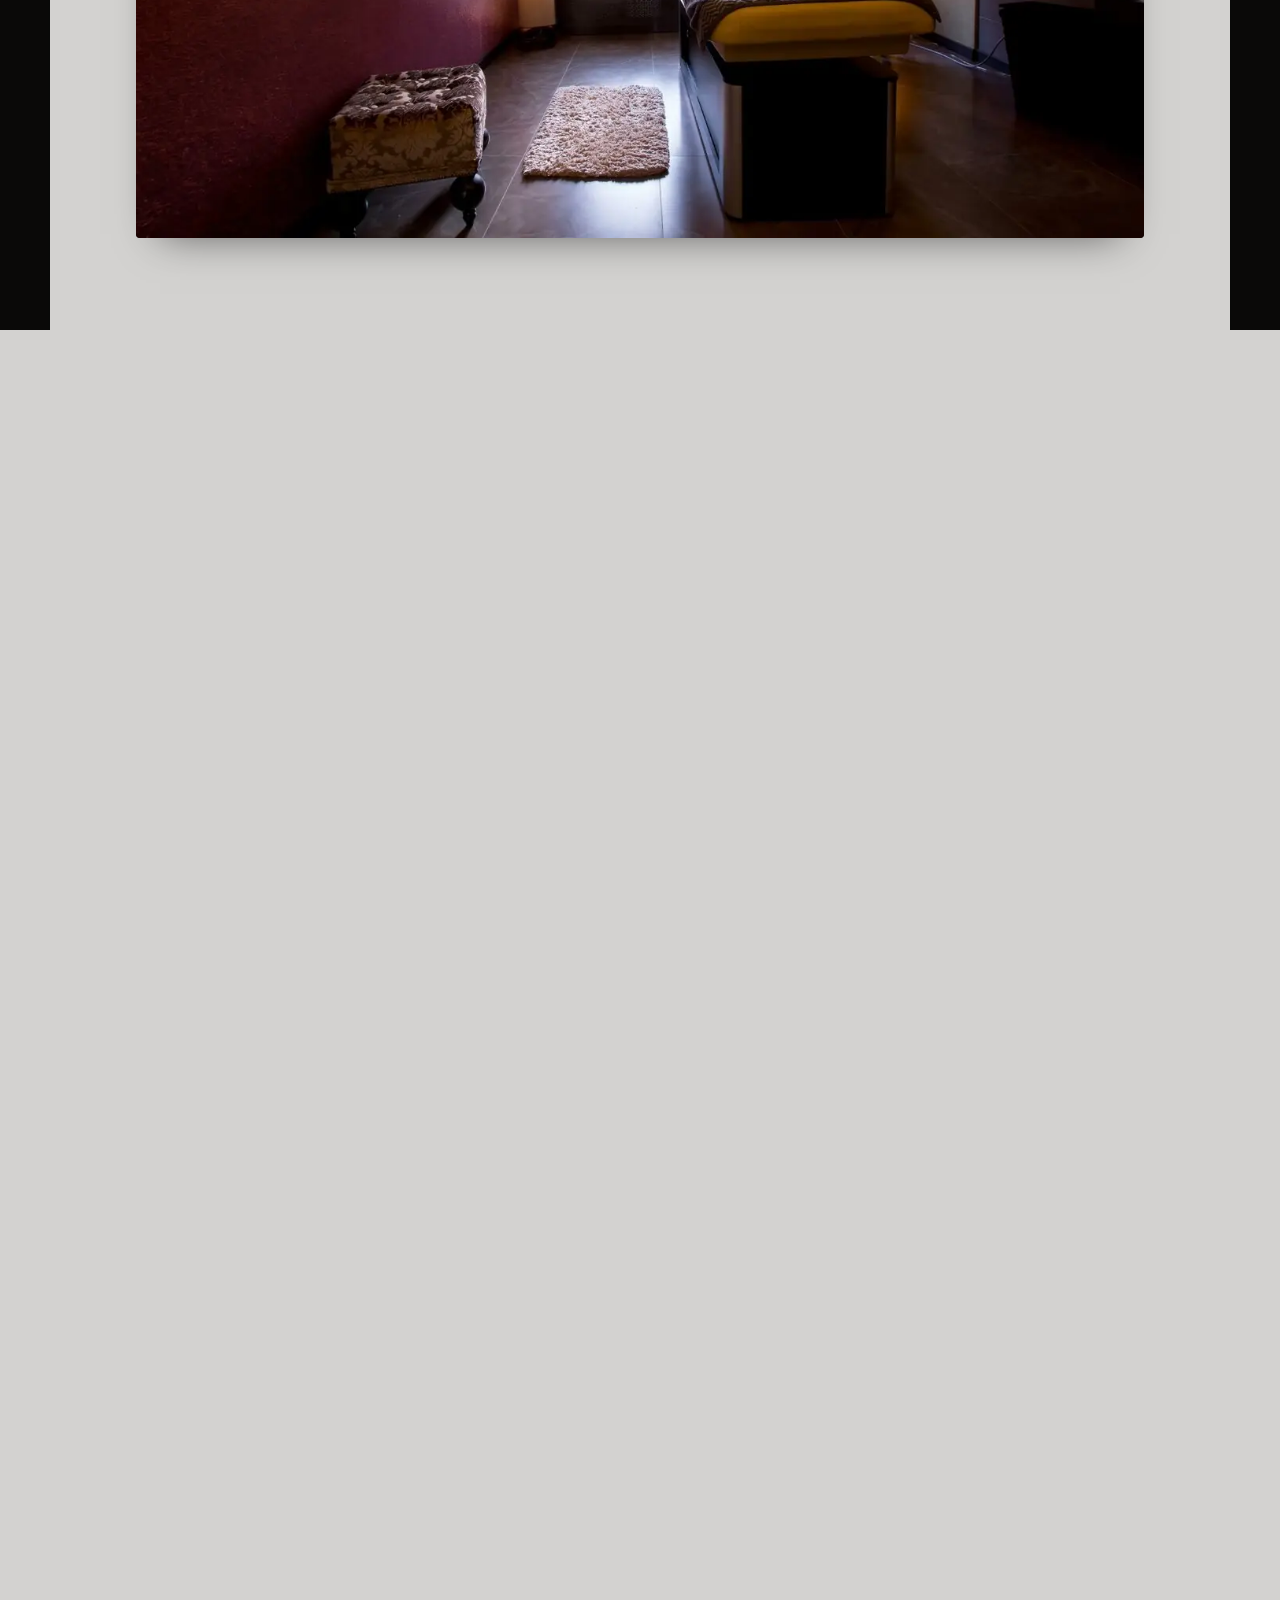
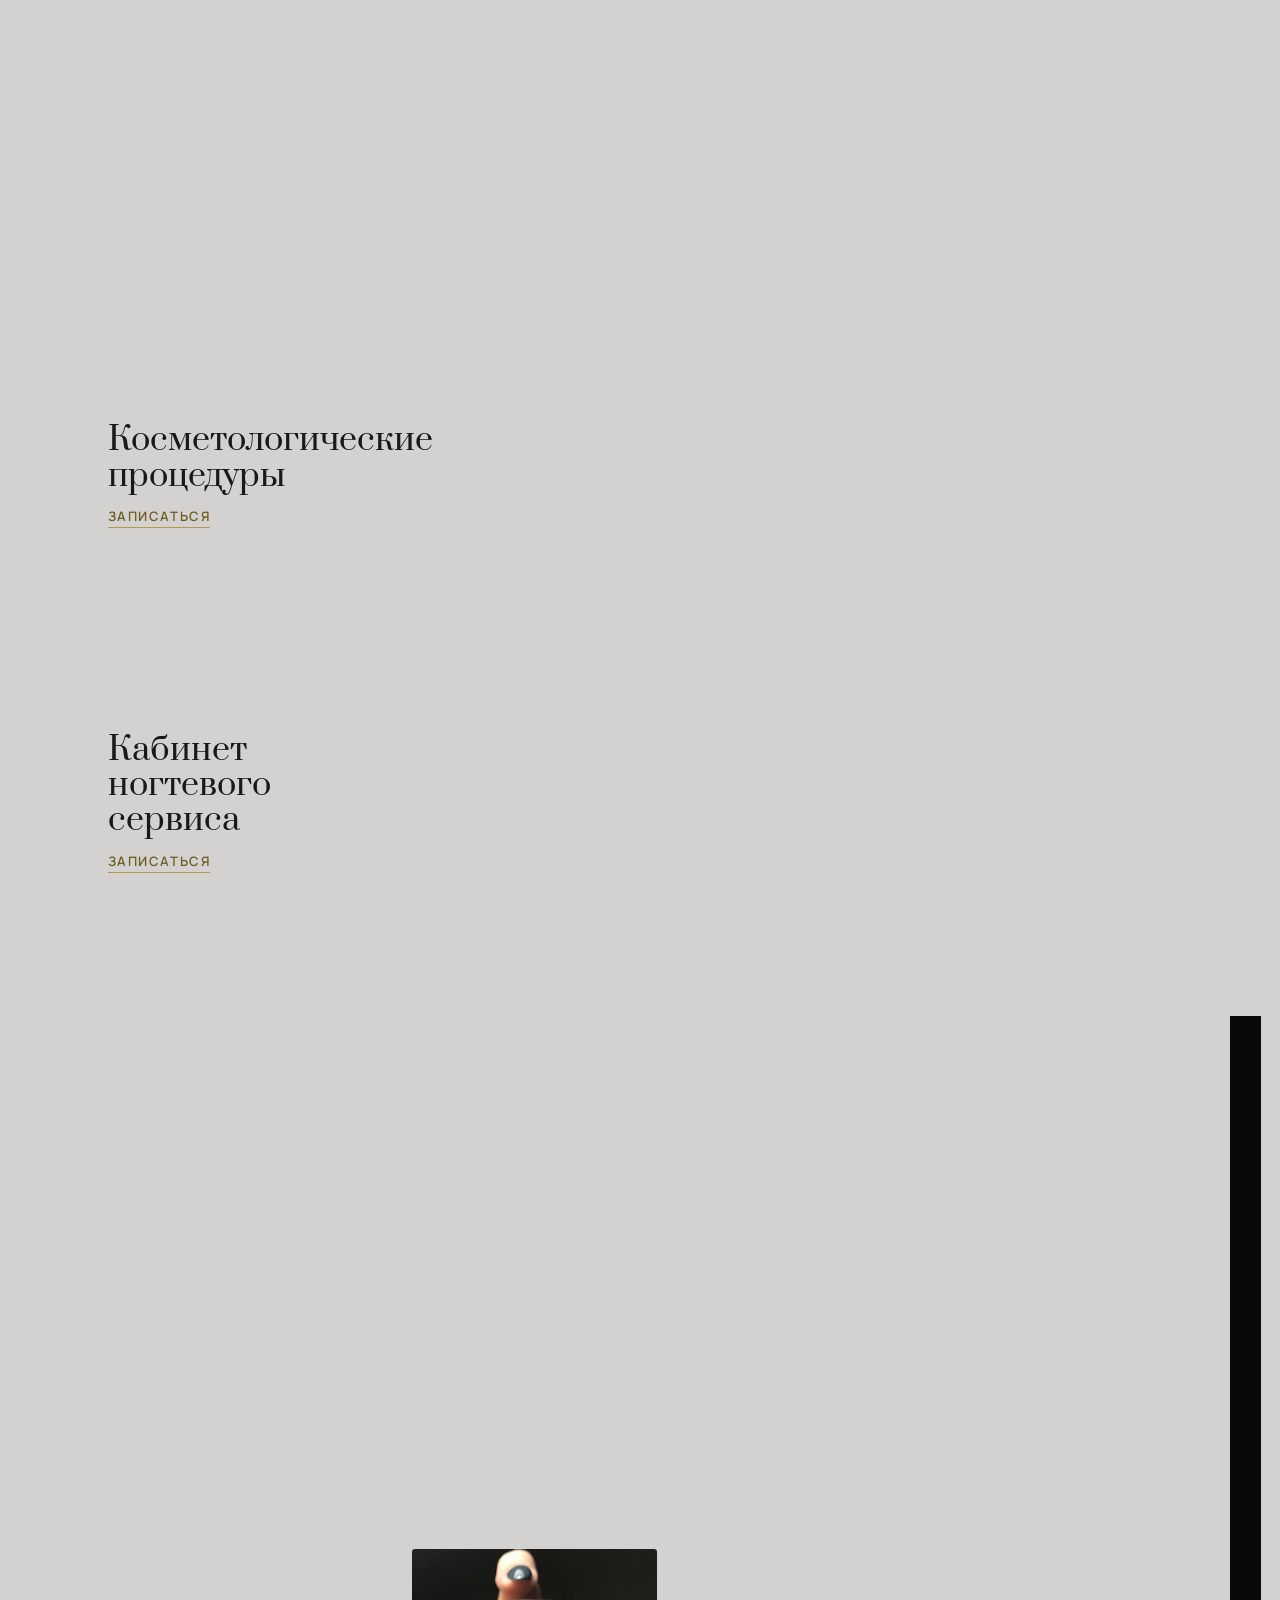
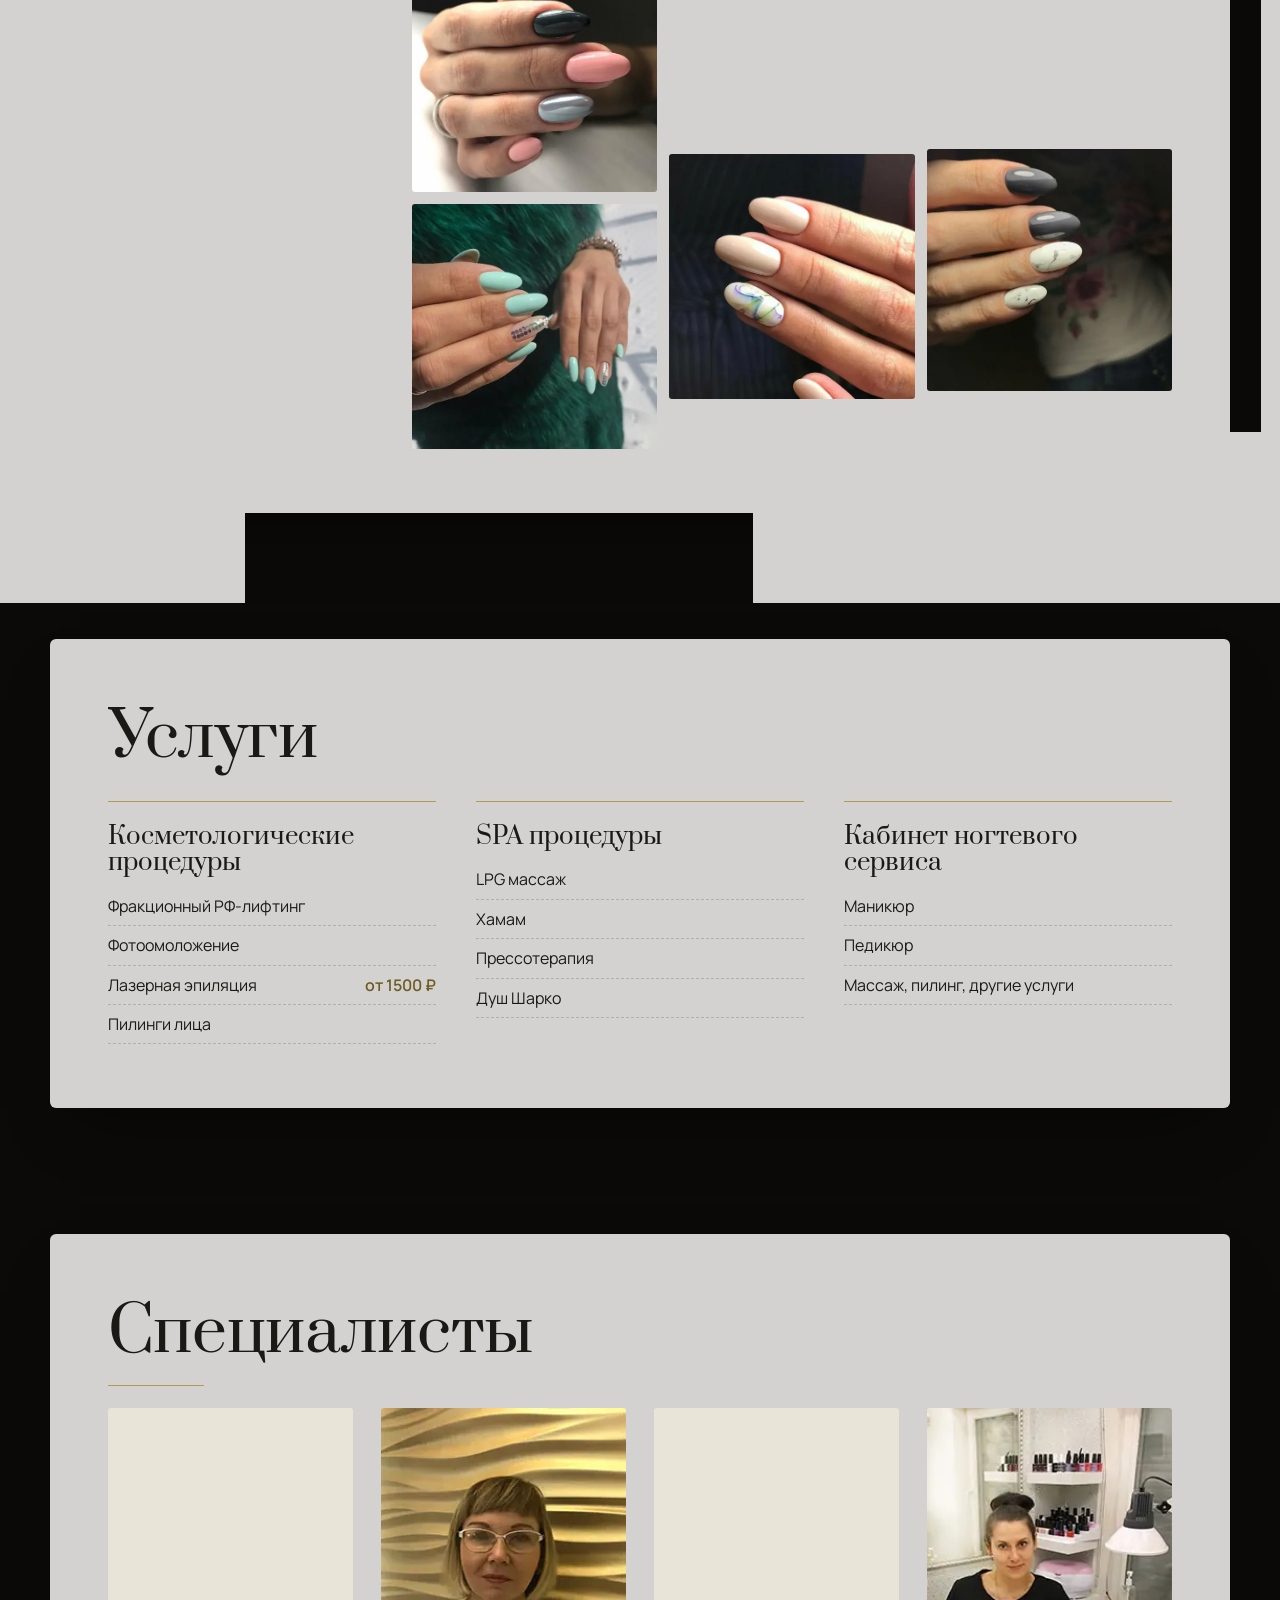
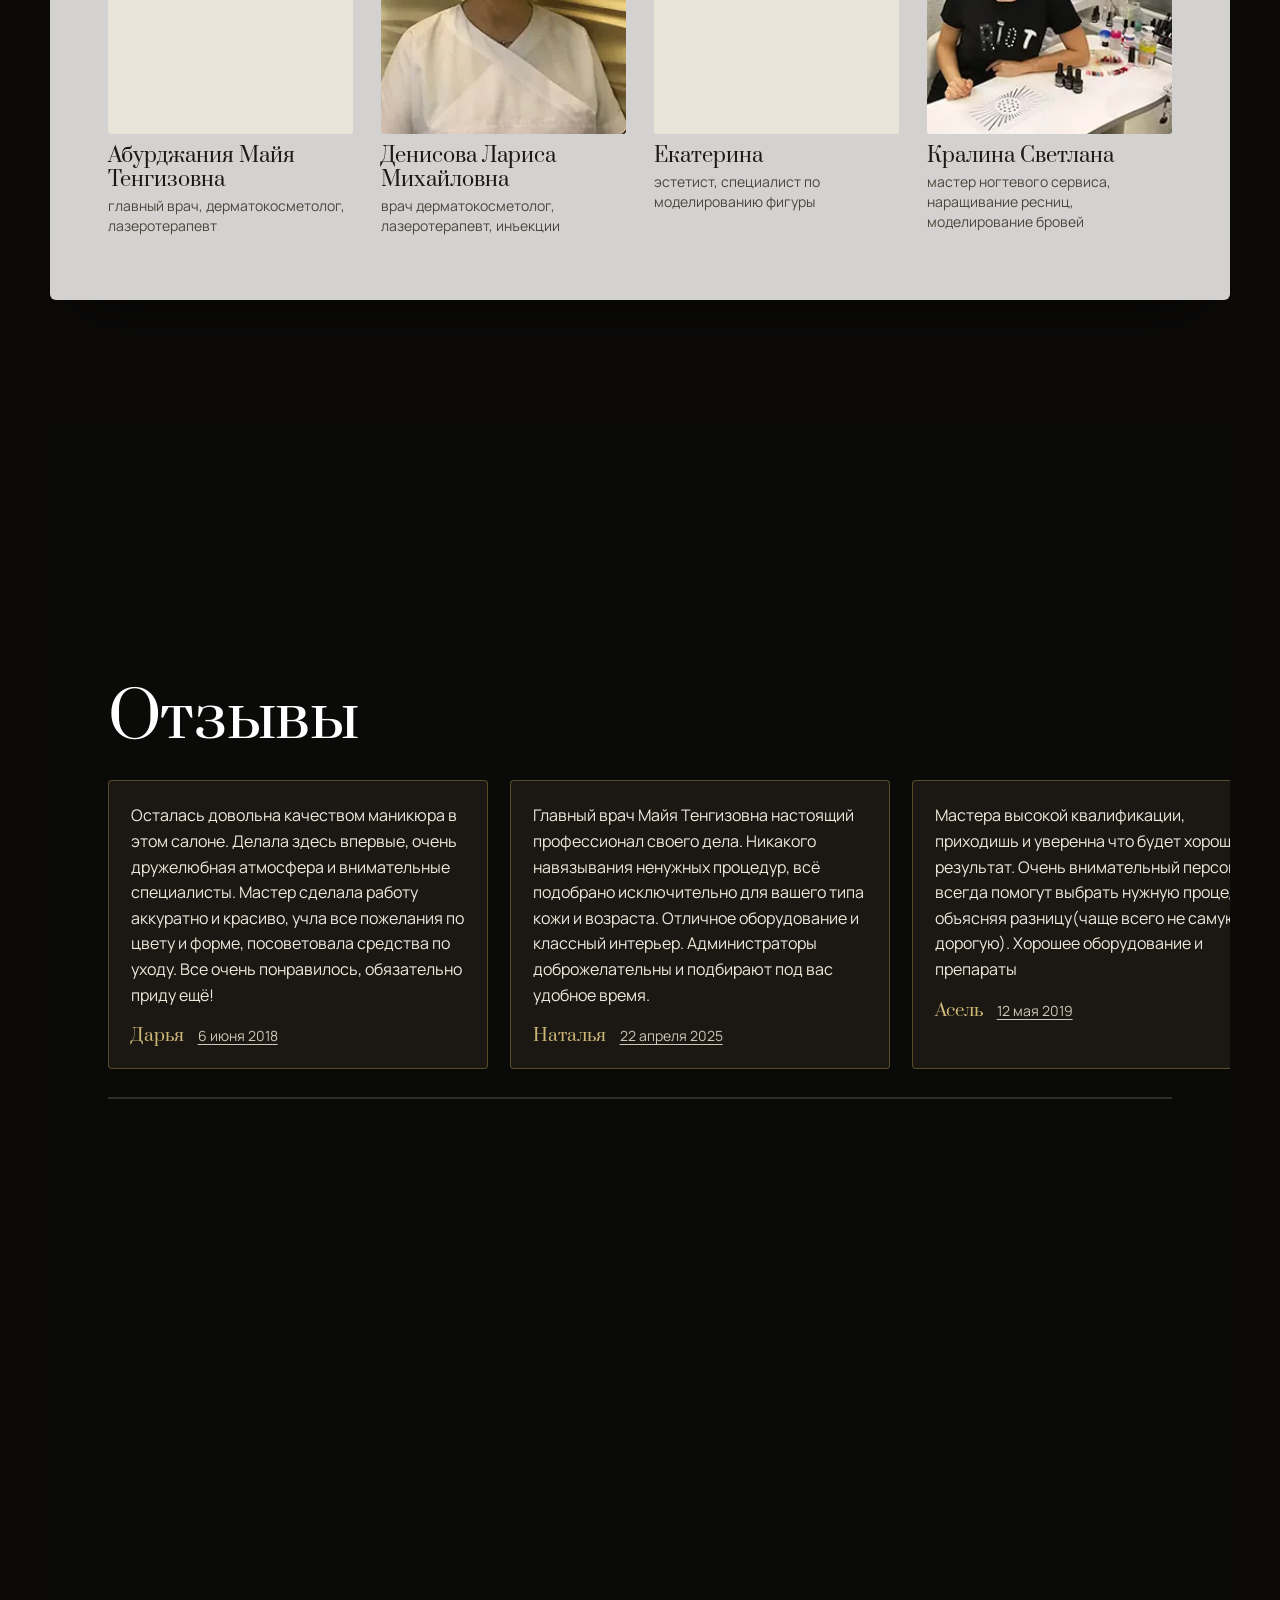
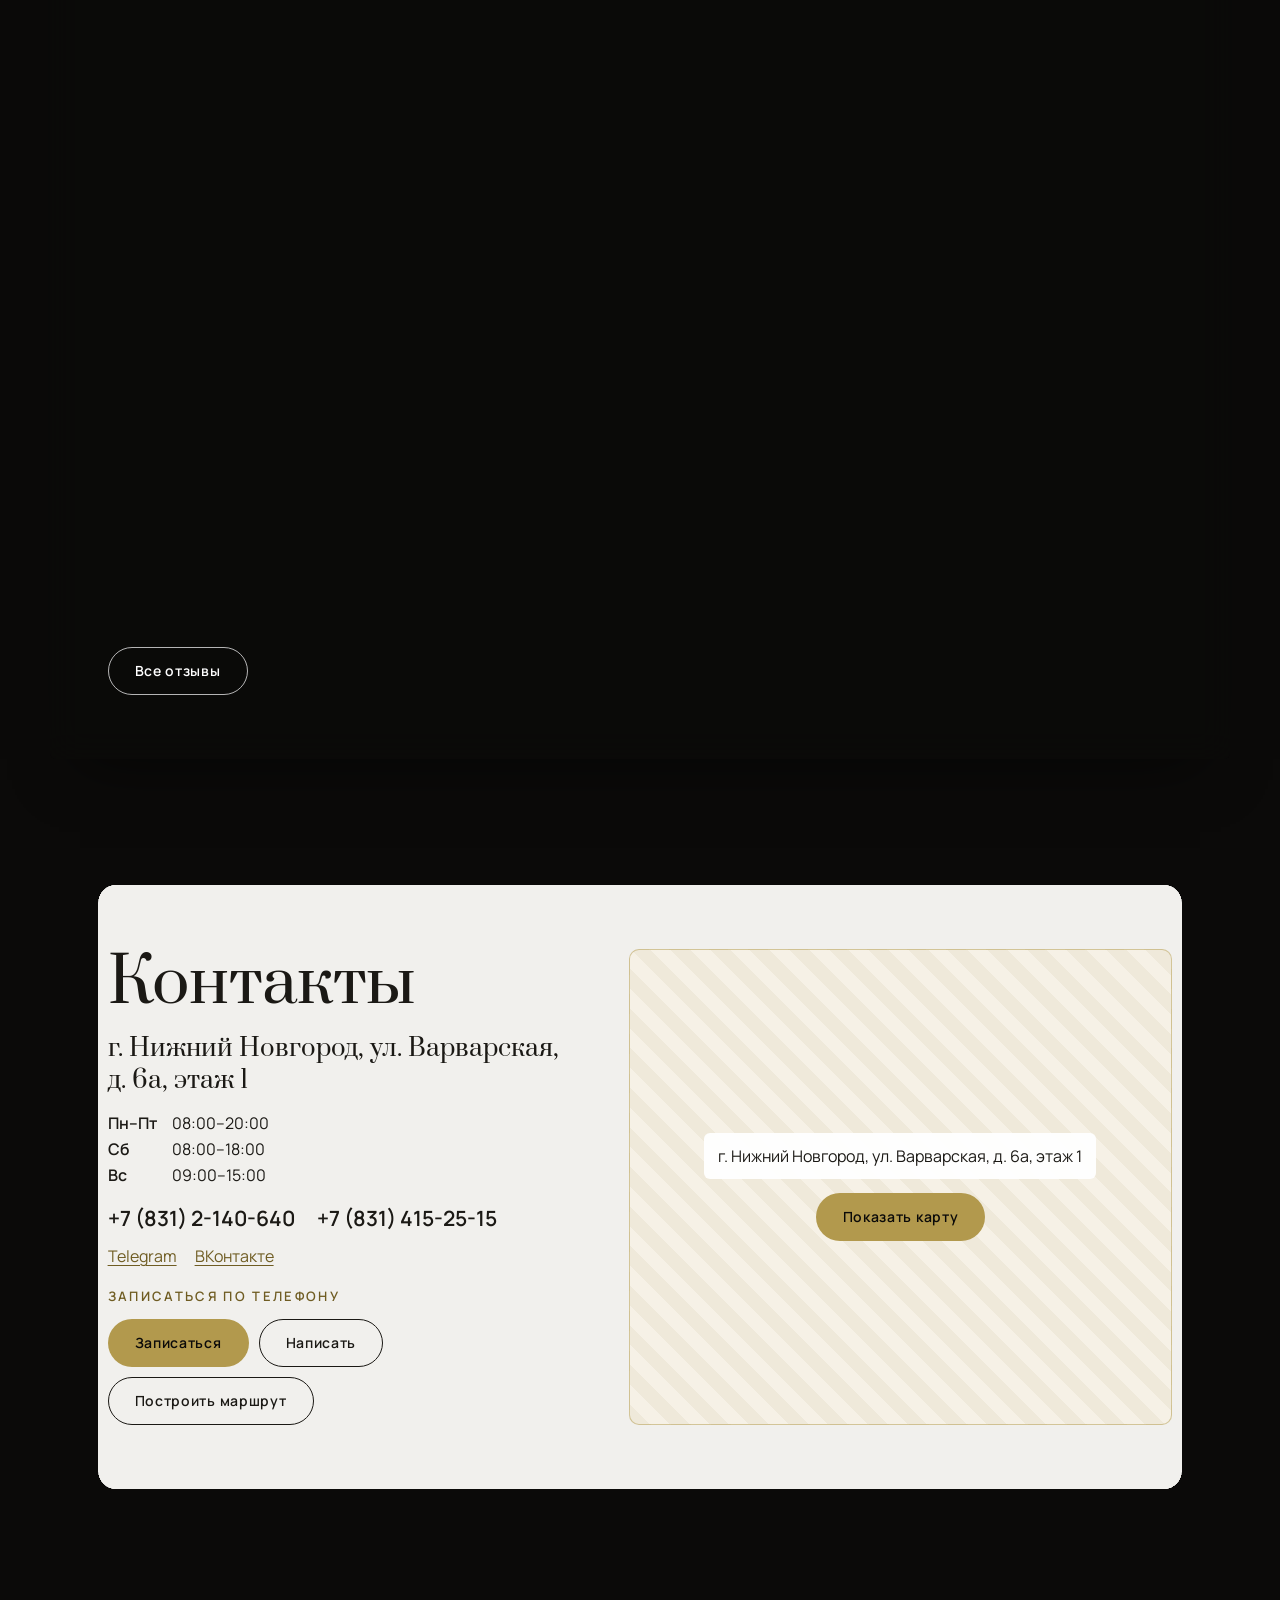
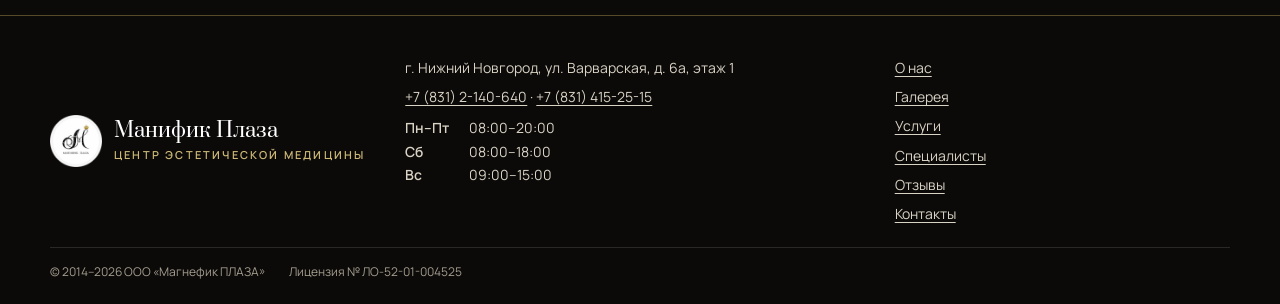
<file: v2/index.html>
<!doctype html>
<html lang="ru">
<head>
<meta charset="utf-8">
<meta name="viewport" content="width=device-width, initial-scale=1.0">
<meta name="robots" content="noindex, nofollow">
<title>Манифик Плаза · SPA-салон в Нижнем Новгороде</title>
<meta name="description" content="«Манифик Плаза» представляет самые передовые косметологические методики, среди которых: лазерное омоложение, биоревитализация, обертывания, пилинг лица, массаж в Нижнем Новгороде">
<meta name="theme-color" content="#0b0a09">

<link rel="icon" sizes="any" href="logos/favicon.ico">
<link rel="icon" type="image/png" sizes="32x32" href="logos/favicon-32x32.png">
<link rel="apple-touch-icon" sizes="180x180" href="logos/apple-touch-icon.png">
<link rel="preload" href="fonts/prata.woff2" as="font" type="font/woff2" crossorigin>
<link rel="preload" href="fonts/manrope-400.woff2" as="font" type="font/woff2" crossorigin>
<link rel="stylesheet" href="css/fonts.css">
<link rel="stylesheet" href="css/styles.css">
<script>(function(h){if(window.matchMedia&&matchMedia('(prefers-reduced-motion: no-preference)').matches){h.classList.add('m-on');setTimeout(function(){if(!h.classList.contains('m-ready'))h.classList.remove('m-on')},2500)}})(document.documentElement)</script>
</head>
<body>
<a class="skip" href="#main">К содержанию</a>
<div class="bg" data-anim aria-hidden="true"><img src="img/hero-37.webp" width="1280" height="800" alt="" fetchpriority="high"></div>
<div class="top">
<div class="demo" role="note"><p>ДЕМОНСТРАЦИЯ! НЕ ОФИЦИАЛЬНЫЙ САЙТ БИЗНЕСА</p><nav class="sw" aria-label="Варианты сайта"><a href="../">Версия 1</a><span aria-current="page">Версия 2</span></nav></div>
<header class="hdr">
<a class="brand" href="#main" aria-label="Манифик Плаза, наверх"><img src="logos/logo.png" width="240" height="240" alt=""><span>Манифик Плаза</span></a>
<nav class="nav" id="menu" aria-label="Разделы"><ul><li><a href="#o-nas">О нас</a></li><li><a href="#galereya">Галерея</a></li><li><a href="#uslugi">Услуги</a></li><li><a href="#spetsialisty">Специалисты</a></li><li><a href="#otzyvy">Отзывы</a></li><li><a href="#kontakty">Контакты</a></li></ul></nav>
<a class="btn btn-book" href="tel:+78312140640">Записаться</a>
<button class="burger" type="button" aria-expanded="false" aria-controls="menu"><span class="sr">Меню</span><i></i><i></i><i></i></button>
</header>
</div>
<div class="top-sp" aria-hidden="true"></div>
<main id="main">
<section class="hero" aria-labelledby="hero-h">
<h1 id="hero-h" class="giant"><span class="gw" data-pan>Манифик Плаза</span><span class="gsub">Центр эстетической медицины</span></h1>
<p class="hero-lead">В «Манифик Плаза» вас ждут косметология, SPA и ногтевой сервис в одном центре на улице Варварской в Нижнем Новгороде. Напишите или позвоните – подберём удобное время визита.</p>
<div class="hero-cta"><a class="btn btn-gold" href="tel:+78312140640">Записаться</a><a class="btn btn-ghost" href="https://t.me/ManifikPlaza" target="_blank" rel="noopener">Написать</a></div>
</section>

<section class="panel about" id="o-nas" data-tone="light" data-lf aria-labelledby="o-nas-h">
<div class="ab-tx">
<h2 id="o-nas-h" data-split>О нас</h2>
<span class="ln" data-rv="line" aria-hidden="true"></span>
<p class="lit" data-lit>Мы предлагаем косметологические услуги безупречного качества в соответствии с международными стандартами. В нашем центре работают специалисты высокого уровня.</p>
<h3 class="ab-h3" data-rv="up">О Манифик Плаза</h3>
<p data-rv="up">Медицинский центр «Манифик Плаза» представляет новейшее оборудование и самые передовые методики омоложения и коррекции фигуры в Нижнем Новгороде.</p>
<p data-rv="up">Наши специалисты имеют все необходимые навыки, знания и огромный опыт для того, чтобы помочь Вам решить любую проблему, связанную с омоложением и коррекцией фигуры.</p>
<p class="invite" data-rv="up">Приглашаем в гости</p>
</div>
<figure class="ab-ph drift" data-rv="circ"><img src="img/big-26.webp" width="1280" height="800" alt="Зона ожидания в центре «Манифик Плаза»" loading="lazy" decoding="async"></figure>
</section>

<section class="panel gal" id="galereya" data-tone="light" aria-labelledby="galereya-h">
<h2 id="galereya-h" data-split>Наш интерьер</h2>
<div class="stack"><figure class="sf"><img src="img/big-14.webp" width="1280" height="800" alt="Интерьер центра «Манифик Плаза»" loading="lazy" decoding="async"></figure><figure class="sf"><img src="img/big-25.webp" width="1280" height="800" alt="Интерьер центра «Манифик Плаза»" loading="lazy" decoding="async"></figure><figure class="sf dk"><img src="img/big-31.webp" width="1280" height="800" alt="Интерьер центра «Манифик Плаза»" loading="lazy" decoding="async"></figure><figure class="sf"><img src="img/big-38.webp" width="1280" height="800" alt="Интерьер центра «Манифик Плаза»" loading="lazy" decoding="async"></figure><figure class="sf"><img src="img/big-40.webp" width="1280" height="800" alt="Интерьер центра «Манифик Плаза»" loading="lazy" decoding="async"></figure><figure class="sf dk"><img src="img/big-42.webp" width="1280" height="800" alt="Интерьер центра «Манифик Плаза»" loading="lazy" decoding="async"></figure><figure class="sf"><img src="img/big-45.webp" width="1280" height="800" alt="Интерьер центра «Манифик Плаза»" loading="lazy" decoding="async"></figure></div>
<div class="rest"><figure data-rv="circ"><img src="img/interior-01.webp" width="720" height="480" alt="Интерьер центра «Манифик Плаза»" loading="lazy" decoding="async"></figure><figure class="dk" data-rv="circ"><img src="img/interior-02.webp" width="600" height="900" alt="Интерьер центра «Манифик Плаза»" loading="lazy" decoding="async"></figure><figure class="dk" data-rv="circ"><img src="img/interior-03.webp" width="720" height="480" alt="Интерьер центра «Манифик Плаза»" loading="lazy" decoding="async"></figure><figure class="dk" data-rv="circ"><img src="img/interior-04.webp" width="720" height="577" alt="Интерьер центра «Манифик Плаза»" loading="lazy" decoding="async"></figure><figure class="dk" data-rv="circ"><img src="img/interior-08.webp" width="720" height="480" alt="Интерьер центра «Манифик Плаза»" loading="lazy" decoding="async"></figure><figure class="dk" data-rv="circ"><img src="img/interior-12.webp" width="720" height="480" alt="Интерьер центра «Манифик Плаза»" loading="lazy" decoding="async"></figure><figure class="dk" data-rv="circ"><img src="img/interior-13.webp" width="720" height="480" alt="Интерьер центра «Манифик Плаза»" loading="lazy" decoding="async"></figure><figure class="dk" data-rv="circ"><img src="img/interior-15.webp" width="720" height="480" alt="Интерьер центра «Манифик Плаза»" loading="lazy" decoding="async"></figure><figure data-rv="circ"><img src="img/interior-16.webp" width="720" height="480" alt="Интерьер центра «Манифик Плаза»" loading="lazy" decoding="async"></figure><figure class="dk" data-rv="circ"><img src="img/interior-17.webp" width="720" height="480" alt="Интерьер центра «Манифик Плаза»" loading="lazy" decoding="async"></figure><figure class="dk" data-rv="circ"><img src="img/interior-18.webp" width="720" height="480" alt="Интерьер центра «Манифик Плаза»" loading="lazy" decoding="async"></figure><figure class="dk" data-rv="circ"><img src="img/interior-19.webp" width="720" height="480" alt="Интерьер центра «Манифик Плаза»" loading="lazy" decoding="async"></figure><figure class="dk" data-rv="circ"><img src="img/interior-20.webp" width="720" height="480" alt="Интерьер центра «Манифик Плаза»" loading="lazy" decoding="async"></figure><figure class="dk" data-rv="circ"><img src="img/interior-21.webp" width="720" height="480" alt="Интерьер центра «Манифик Плаза»" loading="lazy" decoding="async"></figure><figure class="dk" data-rv="circ"><img src="img/interior-22.webp" width="720" height="480" alt="Интерьер центра «Манифик Плаза»" loading="lazy" decoding="async"></figure><figure class="dk" data-rv="circ"><img src="img/interior-23.webp" width="720" height="480" alt="Интерьер центра «Манифик Плаза»" loading="lazy" decoding="async"></figure><figure class="dk" data-rv="circ"><img src="img/interior-27.webp" width="720" height="450" alt="Интерьер центра «Манифик Плаза»" loading="lazy" decoding="async"></figure><figure data-rv="circ"><img src="img/interior-28.webp" width="720" height="450" alt="Интерьер центра «Манифик Плаза»" loading="lazy" decoding="async"></figure><figure class="dk" data-rv="circ"><img src="img/interior-29.webp" width="720" height="450" alt="Интерьер центра «Манифик Плаза»" loading="lazy" decoding="async"></figure><figure class="dk" data-rv="circ"><img src="img/interior-30.webp" width="720" height="450" alt="Интерьер центра «Манифик Плаза»" loading="lazy" decoding="async"></figure><figure class="dk" data-rv="circ"><img src="img/interior-32.webp" width="720" height="450" alt="Интерьер центра «Манифик Плаза»" loading="lazy" decoding="async"></figure><figure data-rv="circ"><img src="img/interior-33.webp" width="720" height="450" alt="Интерьер центра «Манифик Плаза»" loading="lazy" decoding="async"></figure><figure class="dk" data-rv="circ"><img src="img/interior-36.webp" width="720" height="450" alt="Интерьер центра «Манифик Плаза»" loading="lazy" decoding="async"></figure><figure class="dk" data-rv="circ"><img src="img/interior-43.webp" width="720" height="450" alt="Интерьер центра «Манифик Плаза»" loading="lazy" decoding="async"></figure><figure class="dk" data-rv="circ"><img src="img/interior-44.webp" width="720" height="450" alt="Интерьер центра «Манифик Плаза»" loading="lazy" decoding="async"></figure><figure class="dk" data-rv="circ"><img src="img/interior-05.webp" width="720" height="406" alt="Интерьер центра «Манифик Плаза»" loading="lazy" decoding="async"></figure><figure class="dk" data-rv="circ"><img src="img/interior-06.webp" width="720" height="417" alt="Интерьер центра «Манифик Плаза»" loading="lazy" decoding="async"></figure><figure class="dk" data-rv="circ"><img src="img/interior-07.webp" width="720" height="433" alt="Интерьер центра «Манифик Плаза»" loading="lazy" decoding="async"></figure><figure class="dk" data-rv="circ"><img src="img/interior-09.webp" width="720" height="360" alt="Интерьер центра «Манифик Плаза»" loading="lazy" decoding="async"></figure><figure class="dk" data-rv="circ"><img src="img/interior-10.webp" width="720" height="360" alt="Интерьер центра «Манифик Плаза»" loading="lazy" decoding="async"></figure><figure class="dk" data-rv="circ"><img src="img/interior-11.webp" width="720" height="360" alt="Интерьер центра «Манифик Плаза»" loading="lazy" decoding="async"></figure><figure class="dk" data-rv="circ"><img src="img/interior-24.webp" width="720" height="479" alt="Интерьер центра «Манифик Плаза»" loading="lazy" decoding="async"></figure><figure class="dk" data-rv="circ"><img src="img/interior-34.webp" width="720" height="479" alt="Интерьер центра «Манифик Плаза»" loading="lazy" decoding="async"></figure><figure class="dk" data-rv="circ"><img src="img/interior-35.webp" width="720" height="479" alt="Интерьер центра «Манифик Плаза»" loading="lazy" decoding="async"></figure><figure class="dk" data-rv="circ"><img src="img/interior-39.webp" width="720" height="479" alt="Интерьер центра «Манифик Плаза»" loading="lazy" decoding="async"></figure><figure class="dk" data-rv="circ"><img src="img/interior-41.webp" width="720" height="479" alt="Интерьер центра «Манифик Плаза»" loading="lazy" decoding="async"></figure></div>
<div class="wk" id="g-kos"><div class="wk-cap"><h3 data-split>Косметологические процедуры</h3><a class="wk-cta" href="tel:+78312140640">Записаться</a></div><div class="wk-st"><figure data-rv="circ"><img src="img/work-01.webp" width="560" height="560" alt="Работа врача-косметолога" loading="lazy" decoding="async"></figure><figure data-rv="circ"><img src="img/work-02.webp" width="560" height="560" alt="Работа врача-косметолога" loading="lazy" decoding="async"></figure></div></div>
<div class="wk" id="g-nail"><div class="wk-cap"><h3 data-split>Кабинет ногтевого сервиса</h3><a class="wk-cta" href="tel:+78312140640">Записаться</a></div><div class="wk-st"><figure class="dk" data-rv="circ"><img src="img/work-04.webp" width="560" height="520" alt="Маникюр, работа мастера" loading="lazy" decoding="async"></figure><figure data-rv="circ"><img src="img/work-05.webp" width="560" height="697" alt="Маникюр, работа мастера" loading="lazy" decoding="async"></figure><figure class="dk" data-rv="circ"><img src="img/work-06.webp" width="560" height="561" alt="Маникюр, работа мастера" loading="lazy" decoding="async"></figure><figure class="dk" data-rv="circ"><img src="img/work-07.webp" width="560" height="555" alt="Маникюр, работа мастера" loading="lazy" decoding="async"></figure><figure data-rv="circ"><img src="img/work-08.webp" width="560" height="558" alt="Маникюр, работа мастера" loading="lazy" decoding="async"></figure><figure class="dk" data-rv="circ"><img src="img/work-09.webp" width="560" height="561" alt="Маникюр, работа мастера" loading="lazy" decoding="async"></figure><figure class="dk" data-rv="circ"><img src="img/work-10.webp" width="560" height="558" alt="Маникюр, работа мастера" loading="lazy" decoding="async"></figure><figure class="dk" data-rv="circ"><img src="img/work-11.webp" width="560" height="552" alt="Маникюр, работа мастера" loading="lazy" decoding="async"></figure><figure class="dk" data-rv="circ"><img src="img/work-12.webp" width="560" height="548" alt="Маникюр, работа мастера" loading="lazy" decoding="async"></figure><figure data-rv="circ"><img src="img/work-13.webp" width="560" height="559" alt="Маникюр, работа мастера" loading="lazy" decoding="async"></figure><figure class="dk" data-rv="circ"><img src="img/work-14.webp" width="560" height="556" alt="Маникюр, работа мастера" loading="lazy" decoding="async"></figure><figure class="dk" data-rv="circ"><img src="img/work-15.webp" width="560" height="550" alt="Маникюр, работа мастера" loading="lazy" decoding="async"></figure><figure class="dk" data-rv="circ"><img src="img/work-16.webp" width="560" height="548" alt="Маникюр, работа мастера" loading="lazy" decoding="async"></figure><figure data-rv="circ"><img src="img/work-17.webp" width="560" height="553" alt="Маникюр, работа мастера" loading="lazy" decoding="async"></figure><figure class="dk" data-rv="circ"><img src="img/work-18.webp" width="560" height="553" alt="Маникюр, работа мастера" loading="lazy" decoding="async"></figure></div></div>
</section>

<section class="panel svc" id="uslugi" data-tone="light" aria-labelledby="uslugi-h">
<h2 id="uslugi-h" data-split>Услуги</h2>
<div class="svc-g" data-stagger>
<div class="svc-c" data-rv="up"><h3>Косметологические процедуры</h3><ul><li>Фракционный РФ-лифтинг</li><li>Фотоомоложение</li><li>Лазерная эпиляция <b class="pr">от 1500 ₽</b></li><li>Пилинги лица</li></ul></div>
<div class="svc-c" data-rv="up"><h3>SPA процедуры</h3><ul><li>LPG массаж</li><li>Хамам</li><li>Прессотерапия</li><li>Душ Шарко</li></ul></div>
<div class="svc-c" data-rv="up"><h3>Кабинет ногтевого сервиса</h3><ul><li>Маникюр</li><li>Педикюр</li><li>Массаж, пилинг, другие услуги</li></ul></div>
</div>
</section>

<section class="panel team" id="spetsialisty" data-tone="light" data-lf aria-labelledby="spetsialisty-h">
<h2 id="spetsialisty-h" data-split>Специалисты</h2>
<span class="ln" data-rv="line" aria-hidden="true"></span>
<div class="tm-g" data-stagger><figure class="tm" data-rv="up"><div class="tm-ph" data-rv="circ"><img src="img/team-01-aburdzhania.webp" width="520" height="781" alt="Абурджания Майя Тенгизовна" loading="lazy" decoding="async"></div><figcaption><b>Абурджания Майя Тенгизовна</b><span>главный врач, дерматокосметолог, лазеротерапевт</span></figcaption></figure><figure class="tm" data-rv="up"><div class="tm-ph" data-rv="circ"><img src="img/team-02-denisova.webp" width="235" height="313" alt="Денисова Лариса Михайловна" loading="lazy" decoding="async"></div><figcaption><b>Денисова Лариса Михайловна</b><span>врач дерматокосметолог, лазеротерапевт, инъекции</span></figcaption></figure><figure class="tm" data-rv="up"><div class="tm-ph" data-rv="circ"><img src="img/team-03-sidneva.webp" width="520" height="694" alt="Екатерина" loading="lazy" decoding="async"></div><figcaption><b>Екатерина</b><span>эстетист, специалист по моделированию фигуры</span></figcaption></figure><figure class="tm" data-rv="up"><div class="tm-ph" data-rv="circ"><img src="img/team-04-kralina.webp" width="234" height="363" alt="Кралина Светлана" loading="lazy" decoding="async"></div><figcaption><b>Кралина Светлана</b><span>мастер ногтевого сервиса, наращивание ресниц, моделирование бровей</span></figcaption></figure></div>
</section>

<section class="panel dark revs" id="otzyvy" data-tone="dark" aria-labelledby="otzyvy-h">
<div class="lane" data-lane>
<div class="lane-pin">
<h2 id="otzyvy-h" data-split>Отзывы</h2>
<div class="lane-view"><div class="lane-track"><figure class="rv-card" data-rv="up"><blockquote><p>Осталась довольна качеством маникюра в этом салоне. Делала здесь впервые, очень дружелюбная атмосфера и внимательные специалисты. Мастер сделала работу аккуратно и красиво, учла все пожелания по цвету и форме, посоветовала средства по уходу. Все очень понравилось, обязательно приду ещё!</p></blockquote><figcaption><span class="rv-n">Дарья</span> <a class="rv-d" href="https://yandex.ru/maps/org/manifik_plaza/1353815299/reviews/" target="_blank" rel="noopener">6 июня 2018</a></figcaption></figure><figure class="rv-card" data-rv="up"><blockquote><p>Главный врач Майя Тенгизовна настоящий профессионал своего дела. Никакого навязывания ненужных процедур, всё подобрано исключительно для вашего типа кожи и возраста. Отличное оборудование и классный интерьер. Администраторы доброжелательны и подбирают под вас удобное время.</p></blockquote><figcaption><span class="rv-n">Наталья</span> <a class="rv-d" href="https://yandex.ru/maps/org/manifik_plaza/1353815299/reviews/" target="_blank" rel="noopener">22 апреля 2025</a></figcaption></figure><figure class="rv-card" data-rv="up"><blockquote><p>Мастера высокой квалификации, приходишь и уверенна что будет хороший результат. Очень внимательный персонал, всегда помогут выбрать нужную процедуру, объясняя разницу(чаще всего не самую дорогую). Хорошее оборудование и препараты</p></blockquote><figcaption><span class="rv-n">Асель</span> <a class="rv-d" href="https://yandex.ru/maps/org/manifik_plaza/1353815299/reviews/" target="_blank" rel="noopener">12 мая 2019</a></figcaption></figure><figure class="rv-card" data-rv="up"><blockquote><p>Самый лучший салон в городе. Хожу уже постоянно 7 лет. Результат «на лицо»- не старюсь. Майя Тенгизовна - богиня косметологии</p></blockquote><figcaption><span class="rv-n">Катерина</span> <a class="rv-d" href="https://yandex.ru/maps/org/manifik_plaza/1353815299/reviews/" target="_blank" rel="noopener">31 декабря 2022</a></figcaption></figure><figure class="rv-card dk" data-rv="up"><blockquote><p>Была с сыном 17 лет на приеме у Майи Тенгизовны. Сын в восторге. Доктор проявила искреннее участие в проблеме сына, все доходчиво объяснила, успокоила и дала очень ценные рекомендации. Спасибо большое!</p></blockquote><figcaption><span class="rv-n">Ольга</span> <a class="rv-d" href="https://yandex.ru/maps/org/manifik_plaza/1353815299/reviews/" target="_blank" rel="noopener">1 мая 2023</a></figcaption></figure></div></div>
<span class="lane-prog" aria-hidden="true"><i></i></span>
</div>
</div>
<p class="rv-all"><a class="btn btn-ghost" href="https://yandex.ru/maps/org/manifik_plaza/1353815299/reviews/" target="_blank" rel="noopener">Все отзывы</a></p>
</section>

<section class="contacts" id="kontakty" aria-labelledby="kontakty-h">
<div class="panel final" data-final>
<div class="c-tx">
<h2 id="kontakty-h" data-split>Контакты</h2>
<p class="c-addr" data-rv="up">г. Нижний Новгород, ул. Варварская, д. 6а, этаж 1</p>
<dl class="hrs"><div><dt>Пн–Пт</dt><dd>08:00–20:00</dd></div><div><dt>Сб</dt><dd>08:00–18:00</dd></div><div><dt>Вс</dt><dd>09:00–15:00</dd></div></dl>
<p class="c-tel"><a href="tel:+78312140640">+7 (831) 2-140-640</a><a href="tel:+78314152515">+7 (831) 415-25-15</a></p>
<p class="c-msg"><a href="https://t.me/ManifikPlaza" target="_blank" rel="noopener">Telegram</a><a href="https://vk.ru/manifikplaza" target="_blank" rel="noopener">ВКонтакте</a></p>
<p class="c-book">Записаться по телефону</p>
<div class="c-cta"><a class="btn btn-gold" href="tel:+78312140640">Записаться</a><a class="btn btn-line" href="https://t.me/ManifikPlaza" target="_blank" rel="noopener">Написать</a><a class="btn btn-line" href="https://yandex.ru/maps/?rtext=~56.325376%2C44.008968&rtt=auto" target="_blank" rel="noopener">Построить маршрут</a></div>
</div>
<div class="map"><div class="map-ph"><p>г. Нижний Новгород, ул. Варварская, д. 6а, этаж 1</p><button class="btn btn-gold" type="button" data-map="https://yandex.ru/map-widget/v1/org/manifik_plaza/1353815299/" data-title="Карта: Манифик Плаза, ул. Варварская, 6а">Показать карту</button></div></div>
</div>
</section>
</main>
<footer class="foot">
<div class="foot-g">
<div class="f-brand"><img src="logos/logo.png" width="240" height="240" alt="" loading="lazy"><p>Манифик Плаза<span>Центр эстетической медицины</span></p></div>
<div class="f-col"><p>г. Нижний Новгород, ул. Варварская, д. 6а, этаж 1</p><p><a href="tel:+78312140640">+7 (831) 2-140-640</a> · <a href="tel:+78314152515">+7 (831) 415-25-15</a></p><dl class="hrs f-hrs"><div><dt>Пн–Пт</dt><dd>08:00–20:00</dd></div><div><dt>Сб</dt><dd>08:00–18:00</dd></div><div><dt>Вс</dt><dd>09:00–15:00</dd></div></dl></div>
<nav aria-label="Разделы в подвале"><ul><li><a href="#o-nas">О нас</a></li><li><a href="#galereya">Галерея</a></li><li><a href="#uslugi">Услуги</a></li><li><a href="#spetsialisty">Специалисты</a></li><li><a href="#otzyvy">Отзывы</a></li><li><a href="#kontakty">Контакты</a></li></ul></nav>
</div>
<div class="f-legal"><p>© 2014–2026 ООО «Магнефик ПЛАЗА»</p><p>Лицензия № ЛО-52-01-004525</p></div>
</footer>
<script src="js/motion.js" defer></script>
</body>
</html>
</file>
<file: css/fonts.css>
@font-face{font-family:"RC";src:url(../fonts/rc-300.woff2) format("woff2");font-weight:300;font-style:normal;font-display:swap}
@font-face{font-family:"RC";src:url(../fonts/rc-400.woff2) format("woff2");font-weight:400;font-style:normal;font-display:swap}
@font-face{font-family:"RC";src:url(../fonts/rc-600.woff2) format("woff2");font-weight:600;font-style:normal;font-display:swap}
@font-face{font-family:"RC";src:url(../fonts/rc-300i.woff2) format("woff2");font-weight:300;font-style:italic;font-display:swap}
</file>
<file: css/styles.css>
:root{--c1:#64547c;--c1d:#3a2f48;--c1x:#2a2134;--c2:#c19624;--c2l:#d9bb6a;--c2d:#7a5e12;--c3:#ece7f1;--bg:#f8f6fa;--ink:#2b2433;--mut:#574d63;--e:cubic-bezier(.16,1,.3,1);--top-h:98px;--sh:0 22px 44px -28px rgba(42,33,52,.55);
--quilt:url("data:image/svg+xml,%3Csvg xmlns='http://www.w3.org/2000/svg' width='40' height='40'%3E%3Cpath d='M0 0L40 40M40 0L0 40' stroke='%23b3a3c6' stroke-width='1'/%3E%3Cg fill='%23c19624'%3E%3Ccircle cx='20' cy='20' r='2.3'/%3E%3Ccircle cx='0' cy='0' r='2.3'/%3E%3Ccircle cx='40' cy='0' r='2.3'/%3E%3Ccircle cx='0' cy='40' r='2.3'/%3E%3Ccircle cx='40' cy='40' r='2.3'/%3E%3C/g%3E%3C/svg%3E")}
*,*::before,*::after{box-sizing:border-box}
html,body{overflow-x:clip}
html{scroll-padding-top:calc(var(--top-h) + 8px);-webkit-text-size-adjust:100%}
body{margin:0;font:300 17px/1.6 RC,"Roboto Condensed","Arial Narrow",sans-serif;color:var(--ink);background:var(--bg)}
img{max-width:100%;height:auto;display:block}
a{color:inherit}
ul{list-style:none;margin:0;padding:0}
p{margin:0}
.sr{position:absolute;width:1px;height:1px;overflow:hidden;clip-path:inset(50%);white-space:nowrap}
.skip{position:fixed;left:8px;top:-80px;z-index:100;background:#fff;color:var(--c1d);padding:10px 14px}
.skip:focus{top:8px}
:focus-visible{outline:2px solid var(--c2);outline-offset:3px}
.wrap{width:min(1180px,100% - 40px);margin-inline:auto}
h1,h2,h3{font-weight:300;font-style:italic;text-transform:uppercase;letter-spacing:.03em;line-height:1.08;margin:0}
h2,.h2like{font-size:clamp(30px,4.6vw,56px);color:var(--c1)}
section{transition:background-color .9s var(--e);scroll-margin-top:var(--top-h)}
/* demo strip + header */
.top{position:fixed;inset:0 0 auto;z-index:50}
.top-sp{height:var(--top-h)}
.demo{display:flex;align-items:center;justify-content:center;flex-wrap:wrap;gap:4px 14px;min-height:30px;padding:4px 10px;background:var(--c1x);color:#f1e3bd;font:600 11px/1.25 RC,sans-serif;letter-spacing:.08em;text-align:center}
.sw{display:flex;gap:4px}
.sw a,.sw span{padding:2px 9px;border:1px solid rgba(217,187,106,.6);border-radius:20px;text-decoration:none;letter-spacing:.03em;font-weight:600}
.sw span{background:var(--c2l);color:var(--c1x)}
.sw a:hover{background:rgba(217,187,106,.18)}
.hdr{position:relative;display:flex;align-items:center;gap:22px;height:68px;padding:0 max(20px,calc((100% - 1180px)/2));background:rgba(250,248,252,.97);border-bottom:1px solid rgba(193,150,36,.5)}
.brand{display:flex;align-items:center;gap:10px;text-decoration:none;color:var(--c1d);font:300 italic 15px/1.05 RC,sans-serif;text-transform:uppercase;letter-spacing:.1em;flex:none}
.brand img{width:52px;height:52px}
.nav{margin-left:auto}
.nav ul{display:flex;gap:22px}
.nav a{display:block;text-decoration:none;text-transform:uppercase;font-weight:400;font-size:15px;letter-spacing:.05em;color:var(--c1);padding:6px 0;background:linear-gradient(var(--c2),var(--c2)) 0 100%/0 1px no-repeat;transition:background-size .5s var(--e)}
.nav a:hover{background-size:100% 1px}
.btn{display:inline-flex;align-items:center;justify-content:center;min-height:46px;padding:0 24px;font:600 14px/1 RC,sans-serif;text-transform:uppercase;letter-spacing:.1em;text-decoration:none;border-radius:2px;border:1px solid transparent;cursor:pointer;transition:background-color .3s,color .3s,border-color .3s;white-space:nowrap}
.btn-book{background:var(--c1);color:#fff;box-shadow:inset 0 0 0 3px var(--c1),inset 0 0 0 4px var(--c2l);flex:none}
.btn-book:hover{background:var(--c1d);box-shadow:inset 0 0 0 3px var(--c1d),inset 0 0 0 4px var(--c2l)}
.btn-gold{background:var(--c2);color:var(--c1x)}
.btn-gold:hover{background:var(--c2l)}
.btn-line{border-color:currentColor;color:inherit;background:transparent}
.btn-line:hover{background:rgba(217,187,106,.16)}
.burger{display:none;width:44px;height:44px;margin-left:4px;border:1px solid rgba(100,84,124,.35);background:#fff;border-radius:2px;flex-direction:column;align-items:center;justify-content:center;gap:5px;cursor:pointer;flex:none}
.burger i{display:block;width:20px;height:1.5px;background:var(--c1d);transition:rotate .3s,translate .3s,opacity .3s}
.menu-open .burger i:nth-of-type(1){translate:0 6.5px;rotate:45deg}
.menu-open .burger i:nth-of-type(2){opacity:0}
.menu-open .burger i:nth-of-type(3){translate:0 -6.5px;rotate:-45deg}
.prog{display:none}
@supports (animation-timeline:scroll()){.prog{display:block;position:absolute;left:0;right:0;bottom:-1px;height:2px;background:var(--c2);transform-origin:0 50%;animation:prog linear both;animation-timeline:scroll(root)}}
@keyframes prog{from{scale:0 1}to{scale:1 1}}
@media (max-width:1099px){
.burger{display:flex}
.btn-book{margin-left:auto}
.nav{position:fixed;left:0;right:0;top:var(--top-h);display:none;background:rgba(250,248,252,.99);border-bottom:1px solid rgba(193,150,36,.5);box-shadow:var(--sh);max-height:calc(100svh - var(--top-h));overflow:auto}
.menu-open .nav{display:block}
.nav ul{flex-direction:column;gap:0;padding:8px 20px 16px}
.nav a{padding:13px 0;font-size:17px;border-bottom:1px solid rgba(100,84,124,.12)}
}
@media (max-width:599px){
:root{--top-h:102px}
.demo{font-size:9.5px;letter-spacing:.04em;gap:3px 8px;padding:3px 8px}
.sw a,.sw span{padding:1px 8px}
.hdr{height:62px;gap:8px;padding:0 12px}
.brand{font-size:12px;gap:7px;letter-spacing:.06em}
.brand img{width:42px;height:42px}
.btn-book{padding:0 12px;font-size:12px;min-height:40px;letter-spacing:.06em}
.burger{width:40px;height:40px}
}
/* motion base */
.w{display:inline-block;overflow:clip;padding-bottom:.14em;margin-bottom:-.14em;vertical-align:top}
.wi{display:inline-block;transition:translate .9s var(--e) var(--d,0ms)}
[data-rv]{transition:opacity 1s var(--e),translate 1s var(--e),scale 1.2s var(--e),clip-path 1.1s var(--e);transition-delay:calc(var(--i,0)*70ms + var(--lf,0ms))}
[data-rv=up]{translate:0 0;opacity:1}
[data-rv=line],[data-rv=orn]{scale:1 1}
[data-rv=cur]{clip-path:inset(0 0 0 0)}
[data-rv=cur] img{scale:1;transition:scale 1.4s var(--e) calc(var(--i,0)*70ms)}
[data-rv=cur].done{clip-path:none}
[data-rv=cur].done img{scale:none}
html.m-on [data-lf] [data-rv]:not([data-rv=line]){--lf:200ms}
html.m-on [data-rv=up]:not(.in){opacity:0;translate:0 40px}
html.m-on [data-rv=line]:not(.in){scale:0 1}
html.m-on [data-rv=orn]:not(.in){scale:1 0}
html.m-on [data-rv=cur]:not(.in){clip-path:inset(100% 0 0 0)}
html.m-on [data-rv=cur]:not(.in) img{scale:1.1}
html.m-on [data-rv=words]:not(.in) .wi{translate:0 110%}
.lw{transition:opacity .45s linear}
html.m-on .lit .lw:not(.on){opacity:.25}
.ln{display:block;width:120px;height:1px;background:var(--c2);transform-origin:0 50%;margin-bottom:22px}
.ln-c{margin:18px 0 0}
.frame{position:relative;border:1px solid rgba(193,150,36,.75);outline:1px solid rgba(193,150,36,.4);outline-offset:-8px}
/* hero */
.hero{position:relative;min-height:calc(100svh - var(--top-h));display:flex;align-items:center;color:#fff;background:var(--c1d);overflow:clip}
.hero-ph{position:absolute;inset:0;clip-path:inset(0 0 0 0)}
.hero-ph img{width:100%;height:100%;object-fit:cover;object-position:62% 50%}
.hero-veil{position:absolute;inset:0;background:linear-gradient(90deg,rgba(42,33,52,.95) 0%,rgba(58,47,72,.88) 34%,rgba(100,84,124,.5) 62%,rgba(100,84,124,.2) 100%)}
.hero-in{position:relative;padding:48px 0}
.hero-plate{max-width:620px}
.h1{font-size:clamp(38px,11.5vw,92px);line-height:1;color:#fff;letter-spacing:.01em}
.h1 .w{display:block;width:fit-content}
.h1 .l1{font-size:.5em;letter-spacing:.3em;color:#efe6f5}
.h1 .l3{font-size:.74em;color:var(--c2l)}
.wave{display:block;width:120px;height:12px;color:var(--c2l);margin:22px 0 20px;transform-origin:0 50%}
.lead{font-size:clamp(17px,1.5vw,20px);line-height:1.55;color:#f4eff8;max-width:34em}
.hero-cta{display:flex;flex-wrap:wrap;gap:12px;margin-top:28px}
.hero .btn-line{color:#fff}
html.m-on .hero-ph:not(.done){animation:hcur 1.1s var(--e) .5s both}
html.m-on .hero-ph:not(.done) img{animation:hzoom 1.4s var(--e) .5s both}
html.m-on .hero .wi{animation:rise 1s var(--e) calc(300ms + var(--d)) both}
html.m-on .hero .wave{animation:wv 1.2s var(--e) .7s both}
html.m-on .hero .lead{animation:fup 1s var(--e) .8s both}
@keyframes hcur{from{clip-path:inset(0 0 0 100%)}to{clip-path:inset(0 0 0 0)}}
@keyframes hzoom{from{scale:1.1}to{scale:1}}
@keyframes rise{from{translate:0 110%}to{translate:0 0}}
@keyframes wv{from{scale:0 1}to{scale:1 1}}
@keyframes fup{from{opacity:0;translate:0 40px}to{opacity:1;translate:0 0}}
@media (max-width:699px){
.hero{align-items:flex-end}
.hero-ph img{object-position:58% 50%}
.hero-veil{background:linear-gradient(180deg,rgba(42,33,52,.58) 0%,rgba(42,33,52,.6) 28%,rgba(42,33,52,.8) 50%,rgba(42,33,52,.9) 100%)}
.hero-in{padding:32px 0 36px}
}
/* about */
.about{padding:clamp(64px,9vw,120px) 0;background:var(--bg)}
.about-g{display:grid;gap:40px}
.lit{font-size:clamp(21px,2.3vw,30px);line-height:1.4;color:var(--c1d);margin-top:26px;font-weight:300}
.invite{margin-top:22px;font-style:italic;text-transform:uppercase;letter-spacing:.14em;color:var(--c2d);font-size:17px}
.about-b{background:#fff;padding:28px clamp(22px,3vw,40px) 32px;overflow:clip}
.about-b h3{font-size:24px;color:var(--c1);margin-bottom:14px}
.about-b p+p{margin-top:12px}
.about-b p{color:var(--mut)}
.quilt{display:block;height:64px;margin:-28px calc(-1 * clamp(22px,3vw,40px)) 26px;background:var(--quilt) 0 0/40px 40px,linear-gradient(#f1ecf5,#e4dcec);transform-origin:50% 0;border-bottom:1px solid rgba(193,150,36,.6)}
@media (min-width:900px){.about-g{grid-template-columns:5fr 6fr;gap:72px;align-items:center}.quilt{height:96px}}
/* services */
.svc{padding:clamp(64px,8vw,110px) 0 clamp(48px,6vw,80px);background:var(--c3)}
.svc-g{display:grid;gap:16px;margin-top:36px}
.svc-c{background:#fff;padding:26px 26px 24px}
.svc-c h3{font-size:21px;color:var(--c1);margin-bottom:14px;line-height:1.15}
.svc-c li{position:relative;padding:7px 0 7px 22px;border-top:1px solid rgba(100,84,124,.12)}
.svc-c li::before{content:"";position:absolute;left:2px;top:17px;width:7px;height:7px;background:var(--c2);rotate:45deg}
.pr{font-weight:600;color:var(--c2d);white-space:nowrap;margin-left:6px}
@media (min-width:900px){.svc-g{grid-template-columns:repeat(3,1fr);gap:24px}}
/* ticker */
.ticker{display:flex;overflow:clip;background:var(--c3);border-block:1px solid rgba(193,150,36,.5);padding:14px 0;color:var(--c1)}
.ticker ul{display:flex;flex:none;gap:0;animation:tk 48s linear infinite}
.ticker li{font:300 italic clamp(19px,2.6vw,32px)/1.2 RC,sans-serif;text-transform:uppercase;white-space:nowrap;padding:0 22px;position:relative}
.ticker li::after{content:"";position:absolute;right:-4px;top:50%;width:7px;height:7px;background:var(--c2);rotate:45deg;translate:0 -50%}
@keyframes tk{to{translate:-100% 0}}
@media (prefers-reduced-motion:reduce){.ticker ul{animation:none}}
/* team */
.team{padding:clamp(64px,8vw,110px) 0 clamp(40px,5vw,70px);background:var(--bg)}
.t-stack{display:grid;gap:22px;margin-top:34px}
.t-card{display:grid;grid-template-columns:auto 1fr;gap:clamp(16px,3vw,36px);align-items:center;background:#fff;padding:clamp(14px,2vw,22px);border:1px solid rgba(193,150,36,.6);box-shadow:var(--sh);width:min(860px,100%);margin-inline:auto}
.t-ph{margin:0;width:clamp(112px,22vw,230px);aspect-ratio:3/4;overflow:clip;background:var(--c3)}
.t-ph img{width:100%;height:100%;object-fit:cover;object-position:50% 12%}
.t-tx h3{font-size:clamp(20px,2.6vw,32px);color:var(--c1);line-height:1.12}
.t-tx p{margin-top:10px;color:var(--mut);font-size:clamp(15px,1.4vw,18px)}
.t-tx::after{content:"";display:block;width:64px;height:1px;background:var(--c2);margin-top:16px}
html.m-on .t-card{position:sticky;top:calc(var(--top-h) + 20px + var(--k,0)*12px)}
/* gallery */
.gal{padding:clamp(56px,7vw,100px) 0;background:var(--bg)}
.g-grp+.g-grp{margin-top:48px}
.g-grp{display:grid;gap:14px}
.g-cap h2,.g-cap h3{font-size:clamp(22px,3.2vw,40px);color:var(--c1)}
.g-cta{display:inline-block;margin-top:14px;color:var(--c2d);font-weight:600;text-transform:uppercase;letter-spacing:.1em;font-size:14px;text-decoration:none;border-bottom:1px solid var(--c2);padding-bottom:2px}
.g-stream{columns:2;column-gap:10px}
.g-stream figure{margin:0 0 10px;break-inside:avoid;overflow:clip;background:var(--c3)}
@media (max-width:899px){
.g-stream .dk{display:none}
.g-cap{display:flex;align-items:center;justify-content:space-between;gap:12px;min-height:52px;max-height:64px}
.g-cap h2,.g-cap h3{font-size:clamp(18px,5vw,24px)}
.g-cta{margin-top:0;flex:none;font-size:12px}
html.m-on .g-cap{position:sticky;top:var(--top-h);z-index:3;background:rgba(248,246,250,.96);border-bottom:1px solid rgba(193,150,36,.4)}
}
@media (min-width:900px){
.g-grp{grid-template-columns:270px 1fr;gap:48px;align-items:start}
.g-grp+.g-grp{margin-top:72px}
html.m-on .g-cap{position:sticky;top:calc(var(--top-h) + 32px)}
.g-stream{columns:3;column-gap:14px}
.g-stream figure{margin-bottom:14px}
}
/* reviews */
.revs{background:var(--c1d);color:#f3eef7;padding:clamp(64px,8vw,100px) 0 clamp(56px,7vw,90px)}
.revs h2{color:#fff}
.lane-track{display:grid;gap:16px;margin-top:30px;width:min(1180px,100% - 40px);margin-inline:auto}
.rv-card{margin:0;background:#45394f;border:1px solid rgba(217,187,106,.45);padding:24px 24px 20px}
.rv-card blockquote{margin:0;font-size:17px;line-height:1.55}
.rv-card figcaption{margin-top:16px;display:flex;flex-wrap:wrap;gap:6px 14px;align-items:baseline}
.rv-n{font-style:italic;text-transform:uppercase;letter-spacing:.08em;color:var(--c2l)}
.rv-d{color:#ddd3e7;font-size:15px;text-underline-offset:3px}
.lane-prog{display:none}
.rv-all{margin-top:36px}
.rv-all .btn{color:#fff}
@media (min-width:900px){
html.m-ready .lane{height:calc(100svh - var(--top-h) + var(--D,0px))}
html.m-ready .lane-pin{position:sticky;top:var(--top-h);height:calc(100svh - var(--top-h));display:flex;flex-direction:column;justify-content:center}
html.m-ready .lane-view{overflow:clip}
html.m-ready .lane-track{display:flex;width:max-content;gap:24px;margin:32px 0 0;padding-inline:max(20px,calc((100vw - 1180px)/2));align-items:stretch}
html.m-ready .rv-card{width:390px;flex:none}
html.m-ready .lane-prog{display:block;height:2px;background:rgba(255,255,255,.16);margin-top:30px}
.lane-prog i{display:block;height:100%;background:var(--c2l);transform-origin:0 50%;scale:0 1}
}
@media (max-width:899px){
html.m-on .rv-card{position:sticky;top:calc(var(--top-h) + 14px);box-shadow:0 -10px 30px -12px rgba(0,0,0,.5)}
}
/* contacts */
.contacts{padding:clamp(56px,7vw,100px) 0;background:var(--c3)}
.final{width:min(1180px,100% - 24px);margin-inline:auto;background:#fff;display:grid;gap:28px;padding:clamp(22px,4vw,56px);border-radius:18px;clip-path:inset(0 var(--fx,0px) round 18px);outline-offset:-10px}
.c-addr{font-size:clamp(19px,1.8vw,23px);margin-top:20px;color:var(--c1d)}
.hrs{margin:14px 0 0}
.hrs div{display:flex;gap:12px}
.hrs dt{min-width:52px;font-weight:400;color:var(--c1)}
.hrs dd{margin:0}
.c-tel{margin-top:14px;display:flex;flex-wrap:wrap;gap:4px 22px}
.c-tel a{font-size:22px;font-weight:400;text-decoration:none;color:var(--c1d)}
.c-tel a:hover{color:var(--c1)}
.c-msg{margin-top:10px;display:flex;gap:18px}
.c-msg a{color:var(--c1);text-underline-offset:3px}
.c-book{margin-top:20px;font-style:italic;text-transform:uppercase;letter-spacing:.1em;color:var(--c2d)}
.c-cta{display:flex;flex-wrap:wrap;gap:10px;margin-top:12px}
.c-cta .btn-line{color:var(--c1)}
.map{position:relative;min-height:340px;background:var(--quilt) 0 0/40px 40px,#efeaf4;border:1px solid rgba(193,150,36,.5)}
.map-ph{position:absolute;inset:0;display:flex;flex-direction:column;align-items:center;justify-content:center;gap:16px;padding:20px;text-align:center}
.map-ph p{background:rgba(255,255,255,.94);padding:10px 14px;color:var(--c1d);max-width:26em}
.map iframe{position:absolute;inset:0;width:100%;height:100%;border:0}
@media (min-width:900px){.final{grid-template-columns:1fr 1.15fr;gap:48px}.map{min-height:440px}}
/* footer */
.foot{background:#e3dbea;color:var(--ink);padding:0 0 22px;font-size:15px;border-top:1px solid rgba(193,150,36,.6)}
.foot::before{content:"";display:block;height:14px;background:var(--quilt) 0 0/20px 20px,#ebe5f0;margin-bottom:34px}
.foot-g{display:grid;grid-template-columns:1fr 1fr;gap:20px 24px}
.f-brand{grid-column:1/-1;display:flex;align-items:center;gap:12px}
.f-brand img{width:56px;height:56px}
.f-brand p{font-style:italic;text-transform:uppercase;letter-spacing:.08em;color:var(--c1d)}
.f-brand span{color:var(--mut);font-size:13px}
.foot a{text-underline-offset:3px}
.foot nav ul{display:flex;flex-wrap:wrap;gap:6px 16px}
.foot nav{grid-column:1/-1}
.f-hrs{margin:0}
.f-legal{display:flex;flex-wrap:wrap;gap:4px 24px;margin-top:22px;padding-top:14px;border-top:1px solid rgba(100,84,124,.2);color:var(--mut);font-size:13px}
@media (min-width:900px){.foot-g{grid-template-columns:1.2fr 1.3fr 1fr 1fr}.f-brand,.foot nav{grid-column:auto}.foot nav ul{flex-direction:column}}
@media (max-width:420px){.foot-g{grid-template-columns:1fr}}
@media (max-width:899px){.rv-card.dk{display:none}}
@media (max-width:599px){.about,.svc,.team,.gal,.revs,.contacts{padding-top:52px;padding-bottom:44px}.svc-g{margin-top:24px}.t-stack{margin-top:24px}.svc-c{padding:20px 20px 18px}.svc-c li{padding:5px 0 5px 22px}.svc-c li::before{top:14px}.g-grp+.g-grp{margin-top:28px}.about-g{gap:28px}.foot::before{margin-bottom:24px}}
@media (max-width:599px){.map{min-height:260px}.t-ph{width:100px}.t-stack{gap:16px}.lit{font-size:20px;margin-top:18px}.ln{margin-bottom:16px}.final{gap:22px}.hrs{margin-top:10px}.c-book{margin-top:14px}.foot{font-size:14px}.foot-g{gap:14px 20px}}
</file>
<file: v2/css/fonts.css>
@font-face{font-family:"Prata";src:url(../fonts/prata.woff2) format("woff2");font-weight:400;font-style:normal;font-display:swap}
@font-face{font-family:"Manrope";src:url(../fonts/manrope-400.woff2) format("woff2");font-weight:400;font-style:normal;font-display:swap}
@font-face{font-family:"Manrope";src:url(../fonts/manrope-600.woff2) format("woff2");font-weight:600;font-style:normal;font-display:swap}
</file>
<file: v2/css/styles.css>
:root{--k0:#0b0a09;--k1:#17140f;--g:#b2994d;--gl:#cdb877;--gd:#6f5c22;--w:#fbfaf7;--s:#d8d8d8;--ink:#1b1915;--mut:#4b463d;--e:cubic-bezier(.16,1,.3,1);--top-h:96px;--win:14vh;--sh:0 30px 60px -30px rgba(0,0,0,.6)}
*,*::before,*::after{box-sizing:border-box}
html,body{overflow-x:clip}
html{scroll-padding-top:calc(var(--top-h) + 8px);-webkit-text-size-adjust:100%;background:var(--k0)}
body{margin:0;font:400 16px/1.65 Manrope,"Segoe UI",Arial,sans-serif;color:var(--ink)}
img{max-width:100%;height:auto;display:block}
a{color:inherit}
ul{list-style:none;margin:0;padding:0}
p{margin:0}
.sr{position:absolute;width:1px;height:1px;overflow:hidden;clip-path:inset(50%);white-space:nowrap}
.skip{position:fixed;left:8px;top:-80px;z-index:100;background:#fff;color:#000;padding:10px 14px}
.skip:focus{top:8px}
:focus-visible{outline:2px solid var(--gl);outline-offset:3px}
h1,h2,h3{font-family:Prata,Georgia,serif;font-weight:400;margin:0;line-height:1.1}
h2{font-size:clamp(32px,5vw,62px);letter-spacing:-.005em}
section{scroll-margin-top:var(--top-h)}
/* fixed photo layer */
.bg{position:fixed;left:0;right:0;top:0;height:100lvh;z-index:-1;background:var(--k0)}
.bg img{width:100%;height:100%;object-fit:cover;object-position:50% 55%}
.bg::before{content:"";position:absolute;inset:0;z-index:1;background:linear-gradient(180deg,rgba(11,10,9,.25) 0%,rgba(11,10,9,.42) 55%,rgba(11,10,9,.78) 100%)}
@supports (animation-timeline:scroll()){.bg::before{animation:dk linear both;animation-timeline:scroll(root)}}
@keyframes dk{from{opacity:.85}to{opacity:1;background-color:rgba(11,10,9,.35)}}
.bg::after{content:"";position:absolute;inset:0;z-index:2;background:linear-gradient(180deg,#f3ead2,#e8dcb8);translate:0 -100%}
html.m-on .bg:not(.done){animation:circ 1.5s var(--e) .1s both}
html.m-on .bg:not(.done)::after{animation:cur .8s var(--e) 0s both}
@keyframes circ{from{clip-path:circle(6% at 50% 50%)}to{clip-path:circle(75% at 50% 50%)}}
@keyframes cur{from{translate:0 0}to{translate:0 -100%}}
/* strip + header */
.top{position:fixed;inset:0 0 auto;z-index:50}
.top-sp{height:var(--top-h)}
.demo{display:flex;align-items:center;justify-content:center;flex-wrap:wrap;gap:4px 14px;min-height:30px;padding:4px 10px;background:var(--gl);color:var(--k0);font:600 11px/1.25 Manrope,sans-serif;letter-spacing:.08em;text-align:center}
.sw{display:flex;gap:4px}
.sw a,.sw span{padding:2px 9px;border:1px solid rgba(11,10,9,.45);border-radius:20px;text-decoration:none;letter-spacing:.02em}
.sw span{background:var(--k0);color:var(--gl)}
.sw a:hover{background:rgba(11,10,9,.1)}
.hdr{display:flex;align-items:center;gap:22px;height:66px;padding:0 max(18px,calc((100% - 1180px)/2));background:rgba(11,10,9,.9);color:#f4f1ea;border-bottom:1px solid rgba(178,153,77,.45)}
@supports (backdrop-filter:blur(2px)){.hdr{background:rgba(11,10,9,.72);backdrop-filter:blur(14px)}}
.brand{display:flex;align-items:center;gap:12px;text-decoration:none;font:400 19px/1 Prata,serif;flex:none;color:#fff}
.brand img{width:46px;height:46px}
.nav{margin-left:auto}
.nav ul{display:flex;gap:24px}
.nav a{display:block;padding:6px 0;text-decoration:none;font-size:14px;letter-spacing:.04em;color:#ece6d6}
.nav a:hover{color:var(--gl)}
.btn{display:inline-flex;align-items:center;justify-content:center;min-height:48px;padding:0 26px;border-radius:40px;font:600 14px/1 Manrope,sans-serif;letter-spacing:.05em;text-decoration:none;border:1px solid transparent;cursor:pointer;transition:background-color .3s,color .3s,border-color .3s;white-space:nowrap}
.btn-book{background:var(--g);color:var(--k0);min-height:42px;flex:none}
.btn-book:hover,.btn-gold:hover{background:var(--gl)}
.btn-gold{background:var(--g);color:var(--k0)}
.btn-ghost{border-color:rgba(255,255,255,.7);color:#fff}
.btn-ghost:hover{background:rgba(255,255,255,.12)}
.btn-line{border-color:var(--ink);color:var(--ink)}
.btn-line:hover{background:rgba(178,153,77,.15)}
.burger{display:none;width:44px;height:44px;border:1px solid rgba(255,255,255,.35);background:transparent;border-radius:50%;flex-direction:column;align-items:center;justify-content:center;gap:5px;cursor:pointer;flex:none}
.burger i{display:block;width:18px;height:1.5px;background:#fff;transition:rotate .3s,translate .3s,opacity .3s}
.menu-open .burger i:nth-of-type(1){translate:0 6.5px;rotate:45deg}
.menu-open .burger i:nth-of-type(2){opacity:0}
.menu-open .burger i:nth-of-type(3){translate:0 -6.5px;rotate:-45deg}
@media (max-width:1023px){
.burger{display:flex}
.btn-book{margin-left:auto}
.nav{position:fixed;left:0;right:0;top:var(--top-h);display:none;background:rgba(11,10,9,.97);border-bottom:1px solid rgba(178,153,77,.45);max-height:calc(100svh - var(--top-h));overflow:auto}
.menu-open .nav{display:block}
.nav ul{flex-direction:column;gap:0;padding:6px 20px 16px}
.nav a{padding:13px 0;font-size:17px;border-bottom:1px solid rgba(255,255,255,.1)}
}
@media (max-width:599px){
:root{--top-h:100px;--win:12vh}
.demo{font-size:9.5px;letter-spacing:.04em;gap:3px 8px;padding:3px 8px}
.sw a,.sw span{padding:1px 8px}
.hdr{height:60px;gap:8px;padding:0 12px}
.brand{font-size:15px;gap:8px}
.brand img{width:40px;height:40px}
.btn-book{padding:0 14px;font-size:12px;min-height:40px;letter-spacing:.03em}
.burger{width:40px;height:40px}
}
@media (max-width:359px){.brand span{font-size:13px}}
/* motion base */
.w{display:inline-block;overflow:clip;padding-bottom:.16em;margin-bottom:-.16em;vertical-align:top}
.wi{display:inline-block;transition:translate .9s var(--e) var(--d,0ms)}
[data-rv]{transition:opacity 1s var(--e),translate 1s var(--e),scale 1.2s var(--e),clip-path 1.1s var(--e);transition-delay:calc(var(--i,0)*70ms + var(--lf,0ms))}
[data-rv=up]{opacity:1;translate:0 0}
[data-rv=line]{scale:1 1}
[data-rv=circ]{clip-path:circle(75% at 50% 50%)}
[data-rv=circ].done{clip-path:none}
html.m-on [data-lf] [data-rv]:not([data-rv=line]){--lf:200ms}
html.m-on [data-rv=up]:not(.in){opacity:0;translate:0 40px}
html.m-on [data-rv=line]:not(.in){scale:0 1}
html.m-on [data-rv=circ]:not(.in){clip-path:circle(0% at 50% 50%)}
html.m-on [data-rv=words]:not(.in) .wi{translate:0 110%}
.lw{transition:opacity .45s linear}
html.m-on .lit .lw:not(.on){opacity:.25}
.ln{display:block;width:96px;height:1px;background:var(--g);transform-origin:0 50%;margin:18px 0 22px}
/* hero */
.hero{position:relative;min-height:calc(100svh - var(--top-h));display:flex;flex-direction:column;justify-content:center;align-items:center;text-align:center;padding:40px 16px 48px;color:#fff;background:rgba(11,10,9,.5)}
.giant{display:flex;flex-direction:column;align-items:center}
.gw{display:block;font-size:clamp(52px,16vw,230px);line-height:.92;letter-spacing:0;color:#fff;text-shadow:0 6px 30px rgba(0,0,0,.55),0 2px 4px rgba(0,0,0,.4);max-width:100%;overflow-wrap:anywhere}
.gsub{display:block;margin-top:clamp(16px,2.2vw,28px);font:600 clamp(12px,1.4vw,16px)/1.3 Manrope,sans-serif;letter-spacing:.3em;text-transform:uppercase;color:var(--gl)}
.hero-lead{max-width:36em;margin-top:20px;color:#f1ede4;font-size:clamp(15px,1.3vw,17px)}
.hero-cta{display:flex;flex-wrap:wrap;justify-content:center;gap:12px;margin-top:26px}
html.m-on .gw{animation:ls 2.2s var(--e) .1s both}
@keyframes ls{from{letter-spacing:.1em}to{letter-spacing:0}}
html.m-on .gsub,html.m-on .hero-lead{animation:fup 1s var(--e) .8s both}
@keyframes fup{from{opacity:0;translate:0 30px}to{opacity:1;translate:0 0}}
@media (min-width:600px){
.gw{background:url(../img/hero-37.webp) 50% 30%/cover;-webkit-background-clip:text;background-clip:text;color:transparent;-webkit-text-stroke:1px rgba(205,184,119,.75);text-shadow:none;filter:drop-shadow(0 8px 30px rgba(0,0,0,.6))}
.hero{background:rgba(11,10,9,.58)}
}
@media (max-width:599px){
.hero{background:linear-gradient(180deg,rgba(11,10,9,.58) 0%,rgba(11,10,9,.72) 30%,rgba(11,10,9,.78) 100%)}
}
/* panels */
.panel{position:relative;width:min(1180px,100% - 24px);margin:var(--win) auto 0;background:rgba(251,250,247,.95);border-radius:6px;padding:clamp(28px,5vw,72px) clamp(18px,4.5vw,64px);box-shadow:var(--sh)}
@media (min-width:700px){.panel{background:rgba(251,250,247,.84);backdrop-filter:blur(16px) saturate(1.05);-webkit-backdrop-filter:blur(16px) saturate(1.05)}}
.panel h2{color:var(--ink)}
/* about */
.about{display:grid;gap:30px}
.lit{font-family:Prata,serif;font-size:clamp(21px,2.3vw,30px);line-height:1.38;color:var(--ink)}
.ab-h3{font-size:22px;margin:26px 0 10px;color:var(--gd)}
.ab-tx p+p{margin-top:10px}
.ab-tx>p:not(.lit):not(.invite){color:var(--mut)}
.invite{margin-top:18px;font-weight:600;letter-spacing:.22em;text-transform:uppercase;color:var(--gd);font-size:13px}
.ab-ph{margin:0;overflow:clip;border-radius:4px;align-self:center}
@supports (animation-timeline:view()){html.m-on .drift img{scale:1.08;animation:drift linear both;animation-timeline:view()}}
@keyframes drift{from{translate:0 -18px}to{translate:0 18px}}
@media (min-width:900px){.about{grid-template-columns:1fr 1fr;gap:56px}}
/* gallery: interior stack */
.stack{margin-top:30px;display:grid;gap:22px;justify-items:center}
.sf{margin:0;width:min(100%,calc(70svh * 1.6));border-radius:4px;overflow:clip;box-shadow:0 20px 40px -24px rgba(0,0,0,.6);background:#222}
.sf img{width:100%;height:auto}
html.m-on .sf{position:sticky;top:calc(var(--top-h) + 3vh)}
.rest{columns:2;column-gap:10px;margin-top:22px}
.rest figure,.wk-st figure{margin:0 0 10px;break-inside:avoid;overflow:clip;border-radius:3px}
.wk{margin-top:36px;display:grid;gap:14px}
.wk-cap h3{font-size:clamp(20px,2.6vw,32px);color:var(--ink)}
.wk-cta{display:inline-block;margin-top:12px;font-weight:600;font-size:13px;letter-spacing:.12em;text-transform:uppercase;color:var(--gd);text-decoration:none;border-bottom:1px solid var(--g)}
.wk-st{columns:2;column-gap:10px}
@media (max-width:899px){
.dk{display:none}
.wk-cap{display:flex;align-items:center;justify-content:space-between;gap:10px;min-height:52px;max-height:64px}
.wk-cap h3{font-size:clamp(17px,4.6vw,22px)}
.wk-cta{margin-top:0;flex:none;font-size:11px}
html.m-on .wk-cap{position:sticky;top:var(--top-h);z-index:3;background:rgba(251,250,247,.97);border-bottom:1px solid rgba(178,153,77,.5)}
}
@media (min-width:900px){
.rest{columns:4;column-gap:12px}
.rest figure,.wk-st figure{margin-bottom:12px}
.wk{grid-template-columns:260px 1fr;gap:44px;align-items:start;margin-top:64px}
html.m-on .wk-cap{position:sticky;top:calc(var(--top-h) + 30px)}
.wk-st{columns:3;column-gap:12px}
}
/* services */
.svc-g{display:grid;gap:14px;margin-top:30px}
.svc-c{padding:22px 0 0;border-top:1px solid var(--g)}
.svc-c h3{font-size:clamp(20px,1.9vw,24px);margin-bottom:10px;color:var(--ink)}
.svc-c li{padding:6px 0;border-bottom:1px dashed rgba(27,25,21,.18);display:flex;justify-content:space-between;gap:10px}
.pr{font-weight:600;color:var(--gd);white-space:nowrap}
@media (min-width:900px){.svc-g{grid-template-columns:repeat(3,1fr);gap:40px}}
/* team */
.tm-g{display:grid;grid-template-columns:repeat(2,1fr);gap:16px 12px}
.tm{margin:0}
.tm-ph{aspect-ratio:3/4;overflow:clip;border-radius:3px;background:#e9e4d8}
.tm-ph img{width:100%;height:100%;object-fit:cover;object-position:50% 14%}
.tm figcaption{margin-top:10px;font-size:14px;line-height:1.4;color:var(--mut)}
.tm b{display:block;font:400 clamp(16px,1.6vw,20px)/1.2 Prata,serif;color:var(--ink);margin-bottom:4px}
@media (min-width:900px){.tm-g{grid-template-columns:repeat(4,1fr);gap:28px}}
/* reviews */
.dark{background:rgba(11,10,9,.94);color:#efe9dc}
@media (min-width:700px){.dark{background:rgba(11,10,9,.8)}}
.dark h2{color:#fff}
.lane-track{display:grid;gap:14px;margin-top:28px}
.rv-card{margin:0;background:#1b1813;border:1px solid rgba(178,153,77,.4);border-radius:4px;padding:22px 22px 18px}
.rv-card blockquote{margin:0;font-size:16px;line-height:1.6}
.rv-card figcaption{margin-top:14px;display:flex;flex-wrap:wrap;gap:6px 14px;align-items:baseline}
.rv-n{font-family:Prata,serif;color:var(--gl);font-size:17px}
.rv-d{color:#cfc8b8;font-size:14px;text-underline-offset:3px}
.lane-prog{display:none}
.rv-all{margin-top:30px}
@media (min-width:900px){
.revs{padding-inline:0}
.revs h2,.rv-all{padding-inline:clamp(18px,4.5vw,64px)}
html.m-ready .lane{height:calc(100svh - var(--top-h) + var(--D,0px))}
html.m-ready .lane-pin{position:sticky;top:var(--top-h);height:calc(100svh - var(--top-h));display:flex;flex-direction:column;justify-content:center}
html.m-ready .lane-view{overflow:clip}
html.m-ready .lane-track{display:flex;width:max-content;gap:22px;padding-inline:clamp(18px,4.5vw,64px)}
html.m-ready .rv-card{width:380px;flex:none}
html.m-ready .lane-prog{display:block;height:2px;background:rgba(255,255,255,.15);margin:28px clamp(18px,4.5vw,64px) 0}
.lane-prog i{display:block;height:100%;background:var(--g);transform-origin:0 50%;scale:0 1}

}
@media (max-width:899px){.rv-card.dk{display:none}html.m-on .rv-card{position:sticky;top:calc(var(--top-h) + 12px);box-shadow:0 -12px 30px -14px rgba(0,0,0,.8)}}
/* contacts */
.contacts{padding-bottom:var(--win)}
.final{display:grid;gap:26px;border-radius:18px;clip-path:inset(0 var(--fx,0px) round 18px);background:rgba(251,250,247,.96)}
.c-addr{font-family:Prata,serif;font-size:clamp(19px,1.9vw,24px);margin-top:16px;line-height:1.35}
.hrs{margin:12px 0 0}
.hrs div{display:flex;gap:12px}
.hrs dt{min-width:52px;font-weight:600}
.hrs dd{margin:0}
.c-tel{margin-top:12px;display:flex;flex-wrap:wrap;gap:2px 22px}
.c-tel a{font-size:21px;font-weight:600;text-decoration:none}
.c-msg{margin-top:8px;display:flex;gap:18px}
.c-msg a{color:var(--gd);text-underline-offset:3px}
.c-book{margin-top:16px;font-weight:600;font-size:13px;letter-spacing:.18em;text-transform:uppercase;color:var(--gd)}
.c-cta{display:flex;flex-wrap:wrap;gap:10px;margin-top:12px}
.map{position:relative;min-height:300px;border-radius:10px;overflow:clip;background:repeating-linear-gradient(45deg,#efe9da 0 14px,#f6f1e6 14px 28px);border:1px solid rgba(178,153,77,.5)}
.map-ph{position:absolute;inset:0;display:flex;flex-direction:column;align-items:center;justify-content:center;gap:14px;padding:18px;text-align:center}
.map-ph p{background:rgba(255,255,255,.95);padding:10px 14px;border-radius:6px;max-width:26em}
.map iframe{position:absolute;inset:0;width:100%;height:100%;border:0}
@media (min-width:900px){.final{grid-template-columns:1fr 1.15fr;gap:48px}.map{min-height:460px}}
/* footer */
.foot{background:var(--k0);color:#d9d3c5;padding:40px max(18px,calc((100% - 1180px)/2)) 22px;font-size:14px;border-top:1px solid rgba(178,153,77,.45)}
.foot-g{display:grid;gap:20px}
.f-brand{display:flex;align-items:center;gap:12px}
.f-brand img{width:52px;height:52px}
.f-brand p{font:400 20px/1.2 Prata,serif;color:#fff}
.f-brand span{display:block;font:600 11px/1.4 Manrope,sans-serif;letter-spacing:.2em;text-transform:uppercase;color:var(--gl);margin-top:4px}
.f-col p+p{margin-top:6px}
.f-hrs{margin-top:8px}
.foot a{text-underline-offset:3px}
.foot nav ul{display:flex;flex-wrap:wrap;gap:6px 18px}
.f-legal{display:flex;flex-wrap:wrap;gap:4px 24px;margin-top:22px;padding-top:14px;border-top:1px solid rgba(255,255,255,.12);color:#a49d8e;font-size:12px}
@media (min-width:900px){.foot-g{grid-template-columns:1fr 1.4fr 1fr}.foot nav ul{flex-direction:column}}
@media (max-width:599px){.panel{padding:30px 18px}.stack{margin-top:22px;gap:16px}.wk{margin-top:26px}.about{gap:22px}.map{min-height:250px}}
@media (max-width:359px){.brand span{display:none}}
</file>
